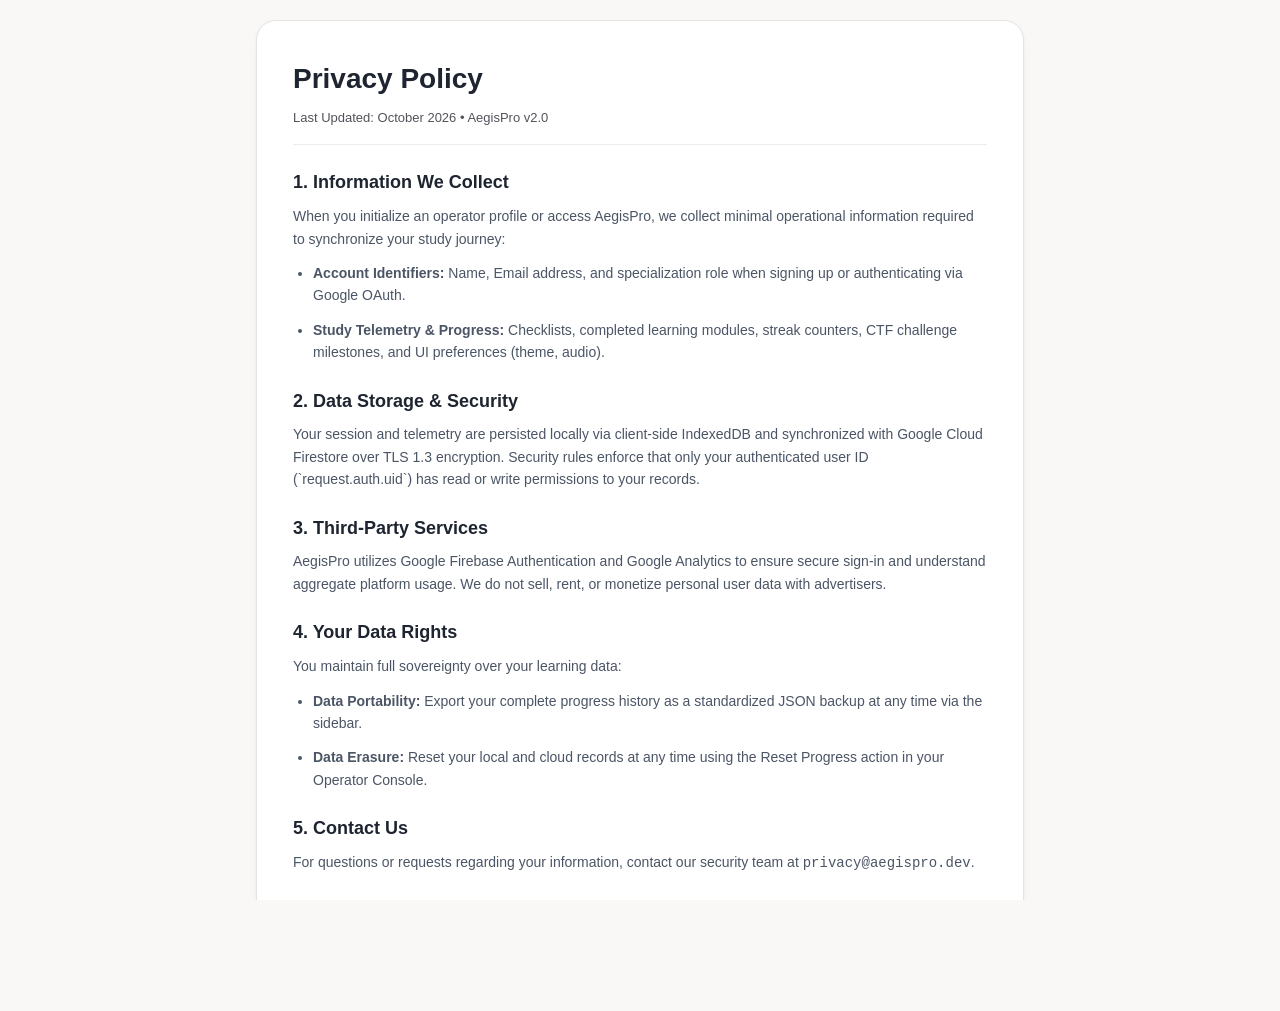
<file: privacy.html>
<!DOCTYPE html>
<html lang="en">
<head>
  <meta charset="UTF-8"/>
  <meta name="viewport" content="width=device-width, initial-scale=1.0"/>
  <meta http-equiv="Cache-Control" content="no-cache, no-store, must-revalidate" />
  <meta http-equiv="Pragma" content="no-cache" />
  <meta http-equiv="Expires" content="0" />
  <title>Privacy Policy — AEGIS PRO</title>
  <meta name="description" content="Privacy Policy for AegisPro Cloud Security Learning Platform."/>
  <meta http-equiv="Content-Security-Policy" content="default-src 'self'; style-src 'self' 'unsafe-inline' https://fonts.googleapis.com; font-src 'self' https://fonts.gstatic.com; img-src 'self' data:; connect-src 'self';"/>
  <link rel="icon" type="image/svg+xml" href="data:image/svg+xml,%3Csvg xmlns='http://www.w3.org/2000/svg' viewBox='0 0 24 24' fill='%232d3748'%3E%3Cpath d='M12 2L3 7v6c0 5.55 3.84 10.74 9 12 5.16-1.26 9-6.45 9-12V7l-9-5z'/%3E%3C/svg%3E"/>
  <link rel="preconnect" href="https://fonts.googleapis.com"/>
  <link rel="preconnect" href="https://fonts.gstatic.com" crossorigin/>
  <link href="https://fonts.googleapis.com/css2?family=Space+Grotesk:wght@500;700&family=Inter:wght@400;500;600&display=swap" rel="stylesheet"/>
  <link rel="stylesheet" href="style.css?v=2.8.0"/>
  <script>
    (function() {
      var savedTheme = localStorage.getItem('aegis_theme');
      if (!savedTheme) {
        try {
          var state = JSON.parse(localStorage.getItem('aegis_v2_state') || '{}');
          if (state && (state.theme === 'light' || state.theme === 'dark')) savedTheme = state.theme;
        } catch(e) {}
      }
      if (savedTheme === 'dark') {
        document.documentElement.classList.add('dark-mode');
        document.addEventListener('DOMContentLoaded', function() {
          document.body.classList.add('dark-mode');
        });
      } else {
        document.documentElement.classList.remove('dark-mode');
        document.addEventListener('DOMContentLoaded', function() {
          document.body.classList.remove('dark-mode');
          document.body.classList.add('light-mode');
        });
      }
    })();
  </script>
  <style>
    .legal-container {
      width: 100%;
      max-width: 50rem;
      margin: 2.5rem auto;
      padding: 1.5rem 1rem;
      box-sizing: border-box;
    }
    .legal-card {
      background: var(--study-card-bg);
      border: 1px solid var(--study-border);
      border-radius: var(--study-radius-lg);
      padding: 36px;
      box-shadow: var(--study-shadow-card);
    }
    .legal-title {
      font-family: 'Space Grotesk', sans-serif;
      font-size: 28px;
      font-weight: 700;
      color: var(--study-text-primary);
      margin-bottom: 8px;
    }
    .legal-meta {
      font-size: 13px;
      color: var(--study-text-muted);
      margin-bottom: 24px;
      padding-bottom: 16px;
      border-bottom: 1px solid var(--study-border-subtle);
    }
    .legal-card h2 {
      font-family: 'Space Grotesk', sans-serif;
      font-size: 18px;
      font-weight: 600;
      color: var(--study-text-primary);
      margin-top: 24px;
      margin-bottom: 8px;
    }
    .legal-card p, .legal-card li {
      font-size: 14px;
      line-height: 1.6;
      color: var(--study-text-secondary);
      margin-bottom: 12px;
    }
    .legal-card ul {
      padding-left: 20px;
      margin-bottom: 16px;
    }
    .back-btn {
      display: inline-flex;
      align-items: center;
      gap: 6px;
      font-size: 13px;
      font-weight: 600;
      color: var(--study-primary);
      text-decoration: none;
      margin-bottom: 20px;
    }
    .back-btn:hover {
      text-decoration: underline;
    }
  </style>
</head>
<body class="auth-page">
  <div class="legal-container">
    <a href="index.html" class="back-btn">← Back to Terminal</a>
    <div class="legal-card">
      <h1 class="legal-title">Privacy Policy</h1>
      <div class="legal-meta">Last Updated: October 2026 &bull; AegisPro v2.0</div>
      
      <h2>1. Information We Collect</h2>
      <p>When you initialize an operator profile or access AegisPro, we collect minimal operational information required to synchronize your study journey:</p>
      <ul>
        <li><strong>Account Identifiers:</strong> Name, Email address, and specialization role when signing up or authenticating via Google OAuth.</li>
        <li><strong>Study Telemetry & Progress:</strong> Checklists, completed learning modules, streak counters, CTF challenge milestones, and UI preferences (theme, audio).</li>
      </ul>

      <h2>2. Data Storage & Security</h2>
      <p>Your session and telemetry are persisted locally via client-side IndexedDB and synchronized with Google Cloud Firestore over TLS 1.3 encryption. Security rules enforce that only your authenticated user ID (`request.auth.uid`) has read or write permissions to your records.</p>

      <h2>3. Third-Party Services</h2>
      <p>AegisPro utilizes Google Firebase Authentication and Google Analytics to ensure secure sign-in and understand aggregate platform usage. We do not sell, rent, or monetize personal user data with advertisers.</p>

      <h2>4. Your Data Rights</h2>
      <p>You maintain full sovereignty over your learning data:</p>
      <ul>
        <li><strong>Data Portability:</strong> Export your complete progress history as a standardized JSON backup at any time via the sidebar.</li>
        <li><strong>Data Erasure:</strong> Reset your local and cloud records at any time using the Reset Progress action in your Operator Console.</li>
      </ul>

      <h2>5. Contact Us</h2>
      <p>For questions or requests regarding your information, contact our security team at <code>privacy@aegispro.dev</code>.</p>
    </div>
  </div>
</body>
</html>
</file>
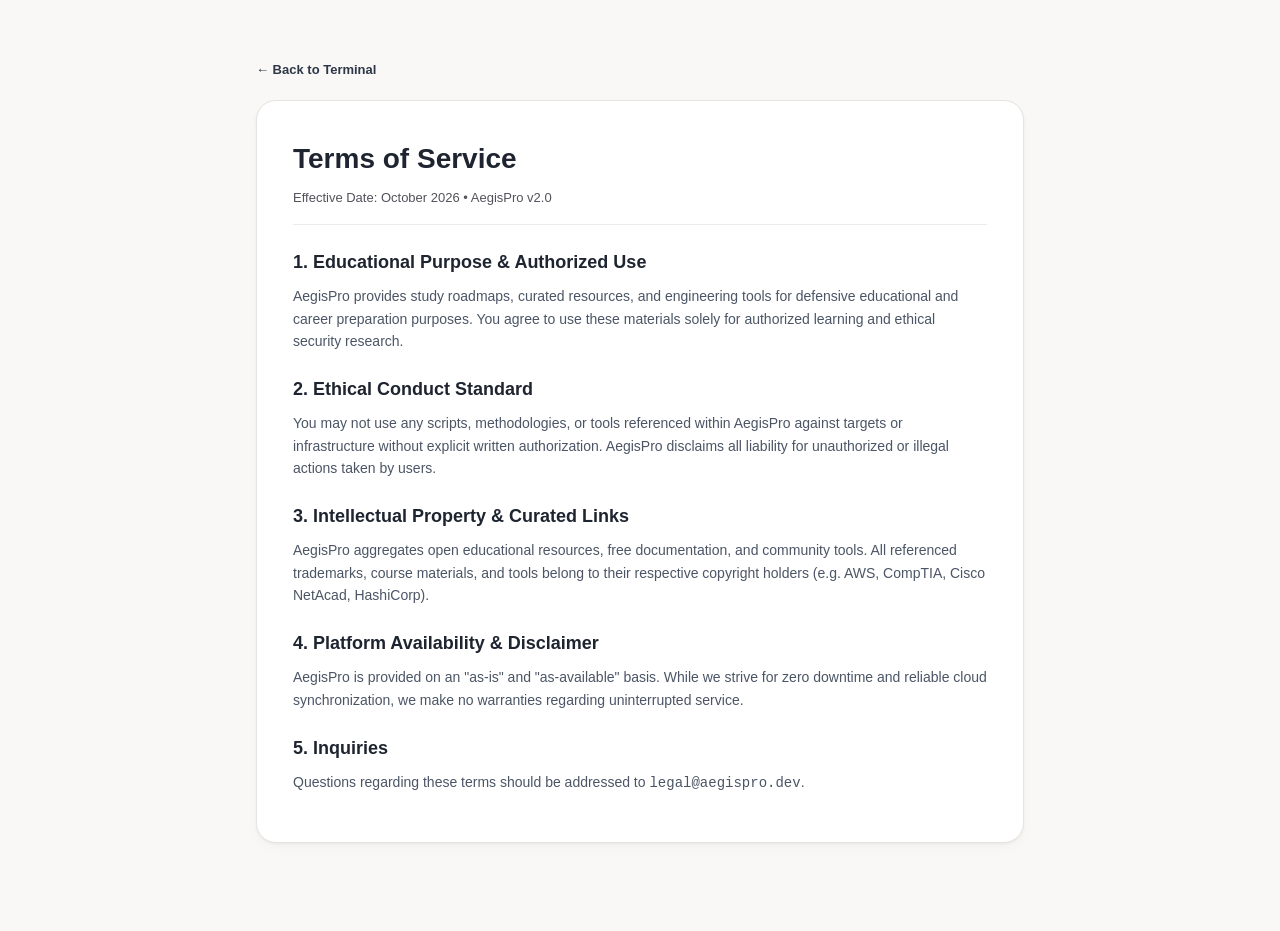
<file: terms.html>
<!DOCTYPE html>
<html lang="en">
<head>
  <meta charset="UTF-8"/>
  <meta name="viewport" content="width=device-width, initial-scale=1.0"/>
  <meta http-equiv="Cache-Control" content="no-cache, no-store, must-revalidate" />
  <meta http-equiv="Pragma" content="no-cache" />
  <meta http-equiv="Expires" content="0" />
  <title>Terms of Service — AEGIS PRO</title>
  <meta name="description" content="Terms of Service for AegisPro Cloud Security Learning Platform."/>
  <meta http-equiv="Content-Security-Policy" content="default-src 'self'; style-src 'self' 'unsafe-inline' https://fonts.googleapis.com; font-src 'self' https://fonts.gstatic.com; img-src 'self' data:; connect-src 'self';"/>
  <link rel="icon" type="image/svg+xml" href="data:image/svg+xml,%3Csvg xmlns='http://www.w3.org/2000/svg' viewBox='0 0 24 24' fill='%232d3748'%3E%3Cpath d='M12 2L3 7v6c0 5.55 3.84 10.74 9 12 5.16-1.26 9-6.45 9-12V7l-9-5z'/%3E%3C/svg%3E"/>
  <link rel="preconnect" href="https://fonts.googleapis.com"/>
  <link rel="preconnect" href="https://fonts.gstatic.com" crossorigin/>
  <link href="https://fonts.googleapis.com/css2?family=Space+Grotesk:wght@500;700&family=Inter:wght@400;500;600&display=swap" rel="stylesheet"/>
  <link rel="stylesheet" href="style.css?v=2.8.0"/>
  <script>
    (function() {
      var savedTheme = localStorage.getItem('aegis_theme');
      if (!savedTheme) {
        try {
          var state = JSON.parse(localStorage.getItem('aegis_v2_state') || '{}');
          if (state && (state.theme === 'light' || state.theme === 'dark')) savedTheme = state.theme;
        } catch(e) {}
      }
      if (savedTheme === 'dark') {
        document.documentElement.classList.add('dark-mode');
        document.addEventListener('DOMContentLoaded', function() {
          document.body.classList.add('dark-mode');
        });
      } else {
        document.documentElement.classList.remove('dark-mode');
        document.addEventListener('DOMContentLoaded', function() {
          document.body.classList.remove('dark-mode');
          document.body.classList.add('light-mode');
        });
      }
    })();
  </script>
  <style>
    .legal-container {
      width: 100%;
      max-width: 50rem;
      margin: 2.5rem auto;
      padding: 1.5rem 1rem;
      box-sizing: border-box;
    }
    .legal-card {
      background: var(--study-card-bg);
      border: 1px solid var(--study-border);
      border-radius: var(--study-radius-lg);
      padding: 36px;
      box-shadow: var(--study-shadow-card);
    }
    .legal-title {
      font-family: 'Space Grotesk', sans-serif;
      font-size: 28px;
      font-weight: 700;
      color: var(--study-text-primary);
      margin-bottom: 8px;
    }
    .legal-meta {
      font-size: 13px;
      color: var(--study-text-muted);
      margin-bottom: 24px;
      padding-bottom: 16px;
      border-bottom: 1px solid var(--study-border-subtle);
    }
    .legal-card h2 {
      font-family: 'Space Grotesk', sans-serif;
      font-size: 18px;
      font-weight: 600;
      color: var(--study-text-primary);
      margin-top: 24px;
      margin-bottom: 8px;
    }
    .legal-card p, .legal-card li {
      font-size: 14px;
      line-height: 1.6;
      color: var(--study-text-secondary);
      margin-bottom: 12px;
    }
    .legal-card ul {
      padding-left: 20px;
      margin-bottom: 16px;
    }
    .back-btn {
      display: inline-flex;
      align-items: center;
      gap: 6px;
      font-size: 13px;
      font-weight: 600;
      color: var(--study-primary);
      text-decoration: none;
      margin-bottom: 20px;
    }
    .back-btn:hover {
      text-decoration: underline;
    }
  </style>
</head>
<body class="auth-page">
  <div class="legal-container">
    <a href="index.html" class="back-btn">← Back to Terminal</a>
    <div class="legal-card">
      <h1 class="legal-title">Terms of Service</h1>
      <div class="legal-meta">Effective Date: October 2026 &bull; AegisPro v2.0</div>
      
      <h2>1. Educational Purpose & Authorized Use</h2>
      <p>AegisPro provides study roadmaps, curated resources, and engineering tools for defensive educational and career preparation purposes. You agree to use these materials solely for authorized learning and ethical security research.</p>

      <h2>2. Ethical Conduct Standard</h2>
      <p>You may not use any scripts, methodologies, or tools referenced within AegisPro against targets or infrastructure without explicit written authorization. AegisPro disclaims all liability for unauthorized or illegal actions taken by users.</p>

      <h2>3. Intellectual Property & Curated Links</h2>
      <p>AegisPro aggregates open educational resources, free documentation, and community tools. All referenced trademarks, course materials, and tools belong to their respective copyright holders (e.g. AWS, CompTIA, Cisco NetAcad, HashiCorp).</p>

      <h2>4. Platform Availability & Disclaimer</h2>
      <p>AegisPro is provided on an "as-is" and "as-available" basis. While we strive for zero downtime and reliable cloud synchronization, we make no warranties regarding uninterrupted service.</p>

      <h2>5. Inquiries</h2>
      <p>Questions regarding these terms should be addressed to <code>legal@aegispro.dev</code>.</p>
    </div>
  </div>
</body>
</html>
</file>
<file: style.css>
@import url('https://fonts.googleapis.com/css2?family=Space+Grotesk:wght@300;400;500;600;700&family=Inter:wght@300;400;500;600;700&family=JetBrains+Mono:wght@400;500;600&display=swap');

:root {
  
  --study-bg-base: #f9f8f6;
  --study-bg-canvas: #f3f1ee;
  --study-card-bg: #ffffff;
  --study-card-bg-subtle: #fcfbfa;
  --study-card-hover: #ffffff;
  
  
  --study-border: #e6e4e0;
  --study-border-subtle: #eeece8;
  --study-border-focus: #3b4252;
  
  
  --study-text-primary: #1e2530;
  --study-text-secondary: #4b5565;
  --study-text-muted: #52525b;
  --study-text-inverse: #ffffff;
  
  
  --study-primary: #2d3748;
  --study-primary-hover: #1a202c;
  --study-champagne: #F7E7CE;
  --study-champagne-subtle: #fcf7ef;
  --study-champagne-border: #ebd5b3;
  --study-champagne-text: #78350f;
  --study-accent-warm: #F7E7CE;
  --study-accent-warm-text: #78350f;
  --study-streak-orange: #ea580c;
  --study-streak-bg: #fff7ed;
  --study-success: #15803d;
  --study-success-bg: #f0fdf4;
  --study-info-blue: #475569;
  --study-info-bg: #f1f5f9;
  --study-danger: #dc2626;
  --study-danger-bg: #fef2f2;
  
  
  --study-shadow-sm: 0 1px 2px 0 rgba(16, 24, 40, 0.04);
  --study-shadow-card: 0 1px 3px 0 rgba(16, 24, 40, 0.05), 0 6px 16px -4px rgba(16, 24, 40, 0.04);
  --study-shadow-hover: 0 4px 6px -2px rgba(16, 24, 40, 0.03), 0 12px 24px -4px rgba(16, 24, 40, 0.08);
  --study-shadow-paper: 0 4px 12px rgba(0, 0, 0, 0.06), 0 1px 2px rgba(0, 0, 0, 0.04);
  --study-shadow-modal: 0 20px 40px -15px rgba(16, 24, 40, 0.15);

  
  --study-radius-sm: 8px;
  --study-radius-md: 14px;
  --study-radius-lg: 20px;
  --study-radius-xl: 24px;
  --study-radius-full: 9999px;

  
  --bg: var(--study-bg-base);
  --bg2: var(--study-bg-canvas);
  --surface: var(--study-card-bg);
  --surface-2: var(--study-card-bg-subtle);
  --surface-3: #f1efe9;
  --surface-4: #e8e6e0;
  --surface-5: #dedad2;
  --on-surface: var(--study-text-primary);
  --on-surface-2: var(--study-text-secondary);
  --on-surface-3: var(--study-text-muted);
  --border: var(--study-border);
  --border-2: var(--study-border-focus);

  
  --violet: #4f46e5;
  --violet-bright: #6366f1;
  --violet-dim: #e0e7ff;
  --indigo: #4338ca;
  --indigo-bright: #4f46e5;
  --blue: #2d3748;
  --blue-bright: #475569;
  --cyan: #475569;
  --cyan-bright: #334155;
  --emerald: #15803d;
  --emerald-bright: #16a34a;
  --amber: #d97706;
  --amber-bright: #f59e0b;
  --rose: #e11d48;
  --rose-bright: #f43f5e;

  
  --grad-primary: linear-gradient(135deg, #2d3748 0%, #1a202c 100%);
  --grad-accent: linear-gradient(135deg, #4f46e5 0%, #6366f1 100%);
  --grad-surface: linear-gradient(180deg, #ffffff 0%, #fcfbfa 100%);
  --grad-card: linear-gradient(180deg, #ffffff 0%, #fcfbfa 100%);

  
  --gap: 20px;
  --r: var(--study-radius-md);
  --r-sm: var(--study-radius-sm);
  --r-lg: var(--study-radius-lg);
  --r-xl: var(--study-radius-xl);
  --r-full: var(--study-radius-full);

  
  --t: 0.18s cubic-bezier(0.2, 0.8, 0.2, 1);
  --t-slow: 0.35s cubic-bezier(0.2, 0.8, 0.2, 1);
}

html.dark-mode,
body.dark-mode {
  --study-bg-base: #13171f;
  --study-bg-canvas: #0e1117;
  --study-card-bg: #1a1f2c;
  --study-card-bg-subtle: #161b26;
  --study-card-hover: #222938;
  
  --study-border: rgba(255, 255, 255, 0.08);
  --study-border-subtle: rgba(255, 255, 255, 0.05);
  --study-border-focus: #94a3b8;
  
  --study-text-primary: #f1f5f9;
  --study-text-secondary: #cbd5e1;
  --study-text-muted: #94a3b8;
  --study-text-inverse: #0f172a;
  
  --study-primary: #38bdf8;
  --study-primary-hover: #7dd3fc;
  --study-champagne: rgba(56, 189, 248, 0.15);
  --study-champagne-subtle: rgba(56, 189, 248, 0.10);
  --study-champagne-border: rgba(56, 189, 248, 0.25);
  --study-champagne-text: #38bdf8;
  --study-accent-warm: rgba(245, 158, 11, 0.15);
  --study-accent-warm-text: #fbbf24;
  --study-streak-orange: #f97316;
  --study-streak-bg: rgba(249, 115, 22, 0.12);
  --study-success: #34d399;
  --study-success-bg: rgba(16, 185, 129, 0.12);
  --study-info-blue: #38bdf8;
  --study-info-bg: rgba(56, 189, 248, 0.12);
  --study-danger: #f87171;
  --study-danger-bg: rgba(239, 68, 68, 0.12);
  
  --study-shadow-sm: 0 1px 2px 0 rgba(0, 0, 0, 0.2);
  --study-shadow-card: 0 4px 20px -2px rgba(0, 0, 0, 0.35);
  --study-shadow-hover: 0 8px 30px -4px rgba(0, 0, 0, 0.5);
  --study-shadow-paper: 0 4px 16px rgba(0, 0, 0, 0.4);
  --study-shadow-modal: 0 25px 50px -12px rgba(0, 0, 0, 0.7);

  --bg: var(--study-bg-base);
  --bg2: var(--study-bg-canvas);
  --surface: var(--study-card-bg);
  --surface-2: var(--study-card-bg-subtle);
  --surface-3: #1f2535;
  --surface-4: #272f42;
  --surface-5: #323b52;
  --on-surface: var(--study-text-primary);
  --on-surface-2: var(--study-text-secondary);
  --on-surface-3: var(--study-text-muted);
  --border: var(--study-border);
  --border-2: var(--study-border-focus);

  --grad-primary: linear-gradient(135deg, #38bdf8 0%, #0284c7 100%);
  --grad-surface: linear-gradient(180deg, #1a1f2c 0%, #161b26 100%);
  --grad-card: linear-gradient(180deg, #1a1f2c 0%, #161b26 100%);
}

*, *::before, *::after {
  box-sizing: border-box;
  margin: 0;
  padding: 0;
}

html {
  scroll-behavior: smooth;
  font-size: 15px;
  -webkit-text-size-adjust: 100%;
}

body {
  font-family: 'Inter', -apple-system, BlinkMacSystemFont, 'Segoe UI', Roboto, sans-serif;
  background-color: var(--bg);
  color: var(--on-surface);
  overflow: hidden;
  height: 100vh;
  line-height: 1.55;
  -webkit-font-smoothing: antialiased;
  -moz-osx-font-smoothing: grayscale;
  text-rendering: optimizeLegibility;
  transition: background-color var(--t-slow), color var(--t-slow);
}

/* Flexible Media: Auto-scaling and overflow prevention */
img, video, iframe, embed, object {
  max-width: 100%;
  height: auto;
  box-sizing: border-box;
}

svg {
  max-width: 100%;
  box-sizing: border-box;
}

/* Universal Button & Touch Reset */
button {
  font-family: inherit;
  font-size: inherit;
  border: none;
  background: transparent;
  padding: 0;
  margin: 0;
  cursor: pointer;
  -webkit-appearance: none;
  appearance: none;
  color: inherit;
  box-sizing: border-box;
}

/* Universal Action Button (.ab) */
.ab {
  display: inline-flex;
  align-items: center;
  justify-content: center;
  gap: 0.5rem;
  padding: 0.5rem 0.875rem;
  min-height: 44px;
  border-radius: var(--study-radius-sm);
  background: var(--study-card-bg-subtle);
  border: 1px solid var(--study-border);
  color: var(--on-surface-2);
  font-family: 'Inter', sans-serif;
  font-size: 0.8125rem;
  font-weight: 500;
  cursor: pointer;
  transition: all var(--t);
  text-decoration: none;
  box-sizing: border-box;
}

.ab:hover {
  background: var(--study-card-bg);
  border-color: var(--study-border-focus);
  color: var(--on-surface);
}

.ab-primary {
  background: var(--study-primary);
  color: var(--study-text-inverse) !important;
  border-color: var(--study-primary);
}

.ab-primary:hover {
  background: var(--study-primary-hover);
}

.hidden { display: none !important; }

.launch-screen {
  position: fixed;
  inset: 0;
  display: flex;
  align-items: center;
  justify-content: center;
  background-color: var(--bg);
  z-index: 9999;
  transition: opacity 0.8s ease, transform 0.8s ease;
}

.launch-screen.out {
  opacity: 0;
  transform: scale(1.02);
  pointer-events: none;
}

#bg-canvas {
  position: absolute;
  inset: 0;
  width: 100%;
  height: 100%;
  opacity: 0.65;
  pointer-events: none;
}

#particles {
  position: absolute;
  inset: 0;
  pointer-events: none;
  overflow: hidden;
}

.particle {
  position: absolute;
  border-radius: 50%;
  animation: pfloat linear infinite;
  opacity: 0;
  will-change: transform, opacity;
}

@keyframes pfloat {
  0% { opacity: 0; transform: translateY(0) scale(0.5); }
  20% { opacity: 0.6; }
  80% { opacity: 0.3; }
  100% { opacity: 0; transform: translateY(-100vh) scale(1.4); }
}

.launch-center {
  position: relative;
  z-index: 2;
  display: flex;
  flex-direction: column;
  align-items: center;
  gap: 28px;
  animation: lc-in 0.7s cubic-bezier(0.2, 0.8, 0.2, 1) forwards;
}

@keyframes lc-in {
  from { opacity: 0; transform: translateY(16px); }
  to { opacity: 1; transform: translateY(0); }
}

.shield-wrap {
  position: relative;
  width: 130px;
  height: 130px;
  display: flex;
  align-items: center;
  justify-content: center;
  animation: sw-in 0.8s cubic-bezier(0.2, 0.8, 0.2, 1) 0.1s both;
}

@keyframes sw-in {
  from { opacity: 0; transform: scale(0.85); }
  to { opacity: 1; transform: scale(1); }
}

.ring {
  position: absolute;
  border-radius: 50%;
  border: 1px solid var(--study-border);
  animation: ring-p 4s ease-in-out infinite;
}
.r1 { width: 140px; height: 140px; animation-delay: 0s; }
.r2 { width: 165px; height: 165px; animation-delay: 0.8s; opacity: 0.5; }
.r3 { width: 190px; height: 190px; animation-delay: 1.6s; opacity: 0.25; }

@keyframes ring-p {
  0%, 100% { transform: scale(1); opacity: 0.4; }
  50% { transform: scale(1.04); opacity: 0.8; }
}

.shield-svg {
  width: 100px;
  height: 110px;
  
  transition: transform var(--t);
}

.launch-title-wrap {
  text-align: center;
}

.launch-title {
  font-family: 'Space Grotesk', sans-serif;
  font-size: clamp(42px, 6vw, 68px);
  font-weight: 700;
  letter-spacing: -0.03em;
  line-height: 1.05;
  color: var(--on-surface);
}

.launch-version-tag {
  display: inline-block;
  margin: 10px auto 6px;
  padding: 4px 14px;
  border-radius: var(--study-radius-full);
  border: 1px solid var(--study-border);
  background: var(--study-card-bg);
  box-shadow: var(--study-shadow-sm);
  font-family: 'JetBrains Mono', monospace;
  font-size: 11px;
  font-weight: 600;
  color: var(--on-surface-2);
  letter-spacing: 0.05em;
}

.launch-sub {
  font-family: 'Inter', sans-serif;
  font-size: 13.5px;
  color: var(--on-surface-3);
  letter-spacing: 0.02em;
}

.launch-loader {
  width: 100%;
  max-width: min(90vw, 23.75rem);
  background: var(--study-card-bg);
  border: 1px solid var(--study-border);
  border-radius: var(--study-radius-lg);
  box-shadow: var(--study-shadow-card);
  padding: 1.25rem 1.5rem;
  box-sizing: border-box;
}

.loader-track {
  height: 6px;
  background: var(--study-border-subtle);
  border-radius: var(--study-radius-full);
  overflow: hidden;
  position: relative;
}

.loader-fill {
  height: 100%;
  width: 0%;
  background: var(--study-primary);
  border-radius: var(--study-radius-full);
  transition: width 0.1s linear;
}

body.dark-mode .loader-fill {
  background: var(--study-primary);
}

.loader-shine {
  position: absolute;
  inset: 0;
  background: linear-gradient(90deg, transparent, rgba(255, 255, 255, 0.4), transparent);
  animation: shine 1.8s infinite;
}

@keyframes shine {
  from { transform: translateX(-100%); }
  to { transform: translateX(200%); }
}

.loader-info {
  display: flex;
  align-items: center;
  gap: 10px;
  margin-top: 12px;
}

.pulse-dot {
  width: 8px;
  height: 8px;
  border-radius: 50%;
  background: var(--study-streak-orange);
  box-shadow: 0 0 0 3px rgba(234, 88, 12, 0.15);
  animation: dp 1.5s ease-in-out infinite;
  flex-shrink: 0;
}

@keyframes dp {
  0%, 100% { transform: scale(1); opacity: 1; }
  50% { transform: scale(1.2); opacity: 0.6; }
}

#ls {
  font-family: 'JetBrains Mono', monospace;
  font-size: 11.5px;
  color: var(--on-surface-2);
  flex: 1;
}

.lp {
  font-family: 'Space Grotesk', sans-serif;
  font-size: 18px;
  font-weight: 700;
  color: var(--on-surface);
  margin-left: auto;
}

.launch-footer {
  font-family: 'Inter', sans-serif;
  font-size: 11.5px;
  color: var(--on-surface-3);
  text-align: center;
}

.app {
  display: flex;
  flex-direction: column;
  width: 100%;
  max-width: 100vw;
  height: 100vh;
  height: 100dvh;
  overflow: hidden;
  position: relative;
  background-color: var(--bg);
}

#app-canvas {
  position: fixed;
  inset: 0;
  pointer-events: none;
  z-index: 0;
  opacity: 0.45;
}

.orbs { display: none; } 

.mobile-topbar {
  display: flex;
  align-items: center;
  justify-content: space-between;
  height: 56px;
  padding: 0 16px;
  background: var(--study-card-bg);
  border-bottom: 1px solid var(--study-border);
  position: sticky;
  top: 0;
  left: 0;
  right: 0;
  z-index: 50;
  box-shadow: var(--study-shadow-sm);
}

.mobile-menu-btn, .mobile-icon-btn {
  display: flex;
  align-items: center;
  justify-content: center;
  width: 44px;
  height: 44px;
  min-width: 44px;
  min-height: 44px;
  border-radius: var(--study-radius-sm);
  border: 1px solid var(--study-border);
  background: var(--study-card-bg-subtle);
  color: var(--on-surface-2);
  cursor: pointer;
  transition: all var(--t);
  box-sizing: border-box;
}

.mobile-menu-btn:hover, .mobile-icon-btn:hover {
  background: var(--study-card-bg);
  color: var(--on-surface);
  border-color: var(--study-border-focus);
}

.mobile-brand {
  display: flex;
  align-items: center;
  gap: 8px;
  font-family: 'Space Grotesk', sans-serif;
  font-weight: 700;
  font-size: 14px;
  letter-spacing: -0.01em;
  color: var(--on-surface);
}

.mobile-brand-title {
  font-weight: 700;
  font-size: 14px;
}

.mobile-track-badge {
  font-family: 'JetBrains Mono', monospace;
  font-size: 8.5px;
  font-weight: 700;
  padding: 2px 7px;
  border-radius: var(--study-radius-full);
  background: rgba(59, 130, 246, 0.12);
  color: #2563eb;
  border: 1px solid rgba(59, 130, 246, 0.25);
  white-space: nowrap;
  max-width: 85px;
  overflow: hidden;
  text-overflow: ellipsis;
  flex-shrink: 1;
}

.mobile-top-actions {
  display: flex;
  align-items: center;
  gap: 8px;
}

.sidebar-overlay {
  position: fixed;
  inset: 0;
  background: rgba(15, 23, 42, 0.5);
  backdrop-filter: blur(4px);
  -webkit-backdrop-filter: blur(4px);
  z-index: 190;
  opacity: 0;
  visibility: hidden;
  pointer-events: none;
  transition: opacity 0.25s ease, visibility 0.25s ease;
}

.sidebar-overlay.active {
  opacity: 1;
  visibility: visible;
  pointer-events: auto;
}

.sidebar {
  position: fixed;
  top: 0;
  left: 0;
  bottom: 0;
  width: min(85vw, 18.125rem);
  height: 100%;
  z-index: 200;
  transform: translateX(-100%);
  box-shadow: none;
  flex-shrink: 0;
  background: var(--study-card-bg);
  border-right: 1px solid var(--study-border);
  display: flex;
  flex-direction: column;
  transition: width 0.25s cubic-bezier(0.2, 0.8, 0.2, 1),
              transform 0.3s cubic-bezier(0.16, 1, 0.3, 1),
              background-color var(--t-slow),
              border-color var(--t);
  overflow: hidden;
  user-select: none;
}

.sidebar.mobile-open {
  transform: translateX(0);
  box-shadow: 0 0 60px rgba(0,0,0,0.55);
}

.sb-header {
  display: flex;
  align-items: center;
  justify-content: space-between;
  padding: 16px 16px 12px;
  border-bottom: 1px solid var(--study-border-subtle);
  flex-shrink: 0;
  gap: 8px;
}

.sb-logo {
  display: flex;
  align-items: center;
  gap: 10px;
  cursor: pointer;
  min-width: 0;
  text-decoration: none;
  background: transparent;
  border: none;
  padding: 0;
}

.sb-logo-icon-wrap {
  width: 34px;
  height: 34px;
  border-radius: var(--study-radius-sm);
  background: var(--study-card-bg-subtle);
  border: 1px solid var(--study-border);
  display: flex;
  align-items: center;
  justify-content: center;
  flex-shrink: 0;
  transition: all var(--t);
}

.sb-logo:hover .sb-logo-icon-wrap {
  border-color: var(--study-border-focus);
  box-shadow: var(--study-shadow-sm);
  transform: scale(1.02);
}

.sb-shield-svg {
  width: 20px;
  height: 22px;
  color: var(--study-primary);
}

.sb-brand-text {
  display: flex;
  flex-direction: column;
  min-width: 0;
  overflow: hidden;
  transition: opacity 0.2s ease;
}

.sb-title {
  font-family: 'Space Grotesk', sans-serif;
  font-weight: 700;
  font-size: 15px;
  color: var(--on-surface);
  letter-spacing: -0.01em;
  white-space: nowrap;
  overflow: hidden;
  text-overflow: ellipsis;
  line-height: 1.2;
}

.sb-sub {
  font-family: 'JetBrains Mono', monospace;
  font-size: 10px;
  color: var(--on-surface-3);
  font-weight: 500;
  letter-spacing: 0.02em;
  white-space: nowrap;
  overflow: hidden;
  text-overflow: ellipsis;
}

.sb-header-toggles {
  display: flex;
  align-items: center;
  gap: 4px;
  flex-shrink: 0;
}

.sb-icon-toggle {
  width: 28px;
  height: 28px;
  border-radius: var(--study-radius-sm);
  border: 1px solid transparent;
  background: transparent;
  color: var(--on-surface-3);
  cursor: pointer;
  display: flex;
  align-items: center;
  justify-content: center;
  transition: all var(--t);
}

.sb-icon-toggle:hover {
  background: var(--study-card-bg-subtle);
  border-color: var(--study-border);
  color: var(--on-surface);
}

.desktop-only { display: none !important; }
.mobile-only  { display: flex !important; }

.sb-track-card {
  margin: 10px 14px 4px;
  padding: 10px 12px;
  background: var(--study-card-bg-subtle);
  border: 1px solid var(--study-border);
  border-radius: var(--study-radius-md);
  display: flex;
  flex-direction: column;
  gap: 8px;
  flex-shrink: 0;
  transition: all var(--t);
}

.sb-track-card:hover {
  border-color: #d1cfc9;
  box-shadow: var(--study-shadow-sm);
}

.sb-track-header {
  display: flex;
  align-items: center;
  justify-content: space-between;
  gap: 6px;
}

.sb-track-label {
  font-family: 'JetBrains Mono', monospace;
  font-size: 9.5px;
  font-weight: 700;
  letter-spacing: 0.08em;
  color: var(--on-surface-3);
}

.track-active-badge {
  font-family: 'JetBrains Mono', monospace;
  font-size: 9px;
  font-weight: 700;
  padding: 2px 7px;
  border-radius: var(--study-radius-full);
  background: rgba(59, 130, 246, 0.12);
  color: #2563eb;
  border: 1px solid rgba(59, 130, 246, 0.25);
  letter-spacing: 0.02em;
  white-space: nowrap;
}

.sb-select-wrapper {
  position: relative;
  width: 100%;
}

.sb-track-select {
  width: 100%;
  appearance: none;
  -webkit-appearance: none;
  padding: 7px 28px 7px 9px;
  font-size: 11.5px;
  font-weight: 600;
  font-family: 'Inter', sans-serif;
  background: var(--study-card-bg);
  border: 1px solid var(--study-border);
  border-radius: var(--study-radius-sm);
  color: var(--on-surface);
  cursor: pointer;
  outline: none;
  transition: all var(--t);
}

.sb-track-select:focus {
  border-color: var(--study-border-focus);
  box-shadow: 0 0 0 2px rgba(45, 55, 72, 0.08);
}

.sb-select-chevron {
  position: absolute;
  right: 9px;
  top: 50%;
  transform: translateY(-50%);
  pointer-events: none;
  color: var(--on-surface-3);
}

body.dark-mode .sb-track-card:hover {
  border-color: rgba(255, 255, 255, 0.18);
}

body.dark-mode .sb-track-select {
  background: #161b26;
  color: #f1f5f9;
  border-color: rgba(255, 255, 255, 0.12);
}

body.dark-mode .sb-track-select option {
  background: #1a1f2c;
  color: #f1f5f9;
}

.sb-track-progress-wrap {
  display: flex;
  flex-direction: column;
  gap: 5px;
}

.sb-track-progress-info {
  display: flex;
  align-items: center;
  justify-content: space-between;
}

.sb-prog-title {
  font-size: 10.5px;
  color: var(--on-surface-3);
  font-weight: 500;
}

.circ-pct {
  font-family: 'JetBrains Mono', monospace;
  font-weight: 700;
  font-size: 11px;
  color: var(--study-primary);
}

.sb-track-progress-bar {
  width: 100%;
  height: 5px;
  background: var(--study-border-subtle);
  border-radius: var(--study-radius-full);
  overflow: hidden;
}

.sb-track-progress-fill {
  height: 100%;
  background: linear-gradient(90deg, var(--study-primary), #6366f1);
  border-radius: var(--study-radius-full);
  transition: width 0.6s cubic-bezier(0.2, 0.8, 0.2, 1);
}

.hidden-visually {
  position: absolute;
  width: 1px;
  height: 1px;
  padding: 0;
  margin: -1px;
  overflow: hidden;
  clip: rect(0, 0, 0, 0);
  border: 0;
}

.sb-search-row {
  padding: 4px 14px 6px;
  flex-shrink: 0;
}

.search-input-wrap {
  position: relative;
  display: flex;
  align-items: center;
}

.search-icon {
  position: absolute;
  left: 10px;
  width: 14px;
  height: 14px;
  color: var(--on-surface-3);
  pointer-events: none;
}

.sb-search-row .gi {
  padding-left: 32px;
  padding-right: 28px;
  font-size: 11.5px;
  height: 34px;
  border-radius: var(--study-radius-sm);
  background: var(--study-card-bg-subtle);
  border: 1px solid var(--study-border);
  color: var(--on-surface);
  width: 100%;
  outline: none;
  transition: all var(--t);
}

.sb-search-row .gi:focus {
  background: var(--study-card-bg);
  border-color: var(--study-border-focus);
  box-shadow: 0 0 0 2px rgba(45, 55, 72, 0.08);
}

.search-clear {
  position: absolute;
  right: 8px;
  background: transparent;
  border: none;
  color: var(--on-surface-3);
  cursor: pointer;
  font-size: 12px;
  padding: 4px;
  display: flex;
  align-items: center;
  justify-content: center;
  transition: color var(--t);
}

.search-clear:hover {
  color: var(--study-danger);
}

.sb-nav {
  flex: 1;
  overflow-y: auto;
  overflow-x: hidden;
  padding: 6px 10px;
  display: flex;
  flex-direction: column;
  gap: 10px;
  scrollbar-width: thin;
  scrollbar-color: var(--study-border) transparent;
}

.sb-nav::-webkit-scrollbar {
  width: 4px;
}

.sb-nav::-webkit-scrollbar-thumb {
  background: var(--study-border);
  border-radius: 4px;
}

.nav-section {
  display: flex;
  flex-direction: column;
  gap: 2px;
}

.nav-section-label {
  font-family: 'JetBrains Mono', monospace;
  font-size: 9px;
  font-weight: 700;
  color: var(--on-surface-3);
  letter-spacing: 0.1em;
  text-transform: uppercase;
  padding: 6px 8px 3px;
  user-select: none;
}

.ni {
  display: flex;
  align-items: center;
  gap: 10px;
  padding: 7px 10px;
  border-radius: var(--study-radius-sm);
  border: 1px solid transparent;
  background: transparent;
  color: var(--on-surface-2);
  font-family: 'Inter', sans-serif;
  font-size: 12px;
  font-weight: 500;
  cursor: pointer;
  transition: all var(--t);
  text-align: left;
  width: 100%;
  position: relative;
}

.ni svg {
  width: 15px;
  height: 15px;
  flex-shrink: 0;
  opacity: 0.75;
  transition: transform var(--t), color var(--t);
}

.ni:hover {
  background: var(--study-card-bg-subtle);
  color: var(--on-surface);
  border-color: var(--study-border-subtle);
}

.ni:hover svg {
  transform: translateX(1px);
  opacity: 1;
}

.ni:active {
  transform: scale(0.98);
}

.ni.active {
  background: var(--study-champagne-subtle);
  color: var(--on-surface);
  font-weight: 600;
  border-color: var(--study-champagne-border);
  box-shadow: var(--study-shadow-sm);
}

.ni.active::before {
  content: '';
  position: absolute;
  left: -1px;
  top: 18%;
  bottom: 18%;
  width: 3px;
  background: var(--study-primary);
  border-radius: 0 3px 3px 0;
}

.ni.active svg {
  color: var(--study-primary);
  opacity: 1;
}

.ni-label {
  flex: 1;
  white-space: nowrap;
  overflow: hidden;
  text-overflow: ellipsis;
}

.nb {
  font-family: 'JetBrains Mono', monospace;
  font-size: 9.5px;
  padding: 1px 6px;
  border-radius: var(--study-radius-full);
  background: var(--study-border-subtle);
  color: var(--on-surface-3);
  font-weight: 600;
  flex-shrink: 0;
}

.ni.active .nb {
  background: var(--study-card-bg);
  color: var(--on-surface);
  box-shadow: var(--study-shadow-sm);
}

body.dark-mode .ni {
  color: #94a3b8;
}

body.dark-mode .ni:hover {
  background: rgba(255, 255, 255, 0.06);
  color: #f8fafc;
  border-color: rgba(255, 255, 255, 0.12);
}

body.dark-mode .ni:hover svg {
  color: #38bdf8;
  opacity: 1;
}

body.dark-mode .ni.active {
  background: rgba(56, 189, 248, 0.12) !important;
  color: #38bdf8 !important;
  border-color: rgba(56, 189, 248, 0.3) !important;
  box-shadow: 0 0 16px rgba(56, 189, 248, 0.15);
}

body.dark-mode .ni.active::before {
  background: #38bdf8;
  box-shadow: 0 0 8px #38bdf8;
}

body.dark-mode .ni.active svg {
  color: #38bdf8;
  opacity: 1;
}

body.dark-mode .ni.active .ni-label {
  color: #38bdf8;
  font-weight: 600;
}

body.dark-mode .ni.active .nb {
  background: #0f172a;
  color: #38bdf8;
  border: 1px solid rgba(56, 189, 248, 0.3);
  box-shadow: none;
}

body.dark-mode .dock-tooltip {
  background: #0f172a !important;
  color: #f8fafc !important;
  border: 1px solid rgba(255, 255, 255, 0.18) !important;
  box-shadow: 0 6px 20px rgba(0, 0, 0, 0.7) !important;
}

.ni-badge-pill {
  font-family: 'JetBrains Mono', monospace;
  font-size: 8.5px;
  font-weight: 700;
  padding: 1.5px 5.5px;
  border-radius: 4px;
  text-transform: uppercase;
  flex-shrink: 0;
  letter-spacing: 0.04em;
}

.pill-free {
  background: rgba(16, 185, 129, 0.12);
  color: #059669;
  border: 1px solid rgba(16, 185, 129, 0.25);
}

.pill-quiz {
  background: rgba(139, 92, 246, 0.12);
  color: #7c3aed;
  border: 1px solid rgba(139, 92, 246, 0.25);
}

.sb-footer {
  border-top: 1px solid var(--study-border-subtle);
  padding: 10px 12px 12px;
  display: flex;
  flex-direction: column;
  gap: 8px;
  background: var(--study-card-bg);
  flex-shrink: 0;
}

.sb-operator-card {
  display: flex;
  align-items: center;
  gap: 9px;
  padding: 7px 9px;
  border-radius: var(--study-radius-sm);
  border: 1px solid var(--study-border-subtle);
  background: var(--study-card-bg-subtle);
  cursor: pointer;
  transition: all var(--t);
  min-width: 0;
}

.sb-operator-card:hover {
  border-color: var(--study-border);
  background: var(--study-card-bg);
  box-shadow: var(--study-shadow-sm);
}

.sb-operator-avatar {
  width: 28px;
  height: 28px;
  border-radius: var(--study-radius-full);
  background: var(--study-border-subtle);
  display: flex;
  align-items: center;
  justify-content: center;
  font-size: 13px;
  flex-shrink: 0;
  border: 1px solid var(--study-border);
}

.sb-operator-info {
  flex: 1;
  min-width: 0;
  overflow: hidden;
}

.sb-operator-name {
  font-family: 'Inter', sans-serif;
  font-size: 11.5px;
  font-weight: 600;
  color: var(--on-surface);
  white-space: nowrap;
  overflow: hidden;
  text-overflow: ellipsis;
  line-height: 1.2;
}

.sb-operator-role {
  font-size: 10px;
  color: var(--on-surface-3);
  font-family: 'JetBrains Mono', monospace;
  white-space: nowrap;
  overflow: hidden;
  text-overflow: ellipsis;
}

.sb-operator-chevron {
  color: var(--on-surface-3);
  flex-shrink: 0;
  transition: transform var(--t);
}

.sb-operator-card:hover .sb-operator-chevron {
  transform: translateX(2px);
  color: var(--on-surface);
}

.sb-tool-dock {
  display: flex;
  align-items: center;
  justify-content: space-between;
  gap: 5px;
}

.sb-dock-btn {
  flex: 1;
  height: 30px;
  display: flex;
  align-items: center;
  justify-content: center;
  border-radius: var(--study-radius-sm);
  border: 1px solid var(--study-border-subtle);
  background: var(--study-card-bg-subtle);
  color: var(--on-surface-2);
  cursor: pointer;
  transition: all var(--t);
  position: relative;
  padding: 0;
}

.sb-dock-btn:hover {
  border-color: var(--study-border);
  color: var(--on-surface);
  background: var(--study-card-bg);
  box-shadow: var(--study-shadow-sm);
}

.sb-dock-icon {
  width: 14px;
  height: 14px;
}

.dock-btn-danger:hover {
  border-color: rgba(239, 68, 68, 0.4);
  color: #ef4444;
  background: rgba(239, 68, 68, 0.08);
}

.dock-tooltip {
  display: none;
  position: absolute;
  bottom: calc(100% + 7px);
  left: 50%;
  transform: translateX(-50%);
  padding: 4px 8px;
  font-size: 10px;
  font-weight: 600;
  font-family: 'Inter', sans-serif;
  white-space: nowrap;
  background: var(--study-card-bg);
  color: var(--on-surface);
  border: 1px solid var(--study-border);
  border-radius: 4px;
  box-shadow: var(--study-shadow-md);
  pointer-events: none;
  opacity: 0;
  transition: opacity 0.15s ease;
  z-index: 120;
}

.sb-dock-btn:hover .dock-tooltip {
  display: block;
  opacity: 1;
}

.sidebar.collapsed {
  width: 4.25rem !important;
  width: 68px !important;
  overflow-x: hidden !important;
}

.sidebar.collapsed .sb-brand-text,
.sidebar.collapsed .sb-track-card,
.sidebar.collapsed .sb-search-row,
.sidebar.collapsed .nav-section-label,
.sidebar.collapsed .ni-label,
.sidebar.collapsed .nb,
.sidebar.collapsed .ni-badge-pill,
.sidebar.collapsed .sb-operator-info,
.sidebar.collapsed .sb-operator-chevron {
  display: none !important;
  visibility: hidden !important;
  opacity: 0 !important;
  width: 0 !important;
  height: 0 !important;
  overflow: hidden !important;
  pointer-events: none !important;
}

.sidebar.collapsed .sb-header {
  flex-direction: column !important;
  padding: 12px 4px 10px !important;
  align-items: center !important;
  justify-content: center !important;
  gap: 8px !important;
  position: relative !important;
}

.sidebar.collapsed .sb-logo {
  justify-content: center !important;
  margin: 0 auto !important;
}

.sidebar.collapsed .sb-header-toggles {
  margin: 0 auto !important;
  display: flex !important;
  justify-content: center !important;
}

.sidebar.collapsed #sidebar-collapse-btn {
  position: static !important;
  display: flex !important;
  align-items: center !important;
  justify-content: center !important;
  width: 26px !important;
  height: 26px !important;
  margin: 0 auto !important;
  background: var(--study-card-bg) !important;
  border: 1px solid var(--study-border) !important;
  box-shadow: var(--study-shadow-sm) !important;
  border-radius: var(--study-radius-full) !important;
  cursor: pointer !important;
  z-index: 10 !important;
}

.sidebar.collapsed #sidebar-collapse-btn svg {
  transform: rotate(180deg) !important;
  width: 13px !important;
  height: 13px !important;
}

.sidebar.collapsed .sb-nav {
  padding: 8px 4px !important;
  align-items: center !important;
  width: 100% !important;
  overflow-y: auto !important;
  overflow-x: hidden !important;
  scrollbar-width: none !important;
}

.sidebar.collapsed .sb-nav::-webkit-scrollbar {
  display: none !important;
  width: 0 !important;
}

.sidebar.collapsed .nav-section {
  width: 100% !important;
  display: flex !important;
  flex-direction: column !important;
  align-items: center !important;
  margin-bottom: 6px !important;
}

.sidebar.collapsed .ni {
  position: relative !important;
  display: flex !important;
  justify-content: center !important;
  align-items: center !important;
  width: 44px !important;
  height: 40px !important;
  padding: 0 !important;
  margin: 3px auto !important;
  border-radius: var(--study-radius-md) !important;
}

.sidebar.collapsed .ni svg {
  margin: 0 auto !important;
  width: 20px !important;
  height: 20px !important;
  display: block !important;
  opacity: 0.9 !important;
}

.sidebar.collapsed .ni[data-tooltip]:hover::after {
  content: attr(data-tooltip);
  position: absolute;
  left: calc(100% + 12px);
  top: 50%;
  transform: translateY(-50%);
  background: #0f172a;
  color: #f8fafc;
  border: 1px solid rgba(255, 255, 255, 0.18);
  box-shadow: 0 4px 16px rgba(0, 0, 0, 0.35);
  padding: 5px 11px;
  border-radius: 6px;
  font-size: 11px;
  font-weight: 500;
  white-space: nowrap;
  pointer-events: none;
  z-index: 1000;
}

body.dark-mode .sidebar.collapsed .ni[data-tooltip]:hover::after {
  background: #0f172a;
  color: #f8fafc;
  border: 1px solid rgba(255, 255, 255, 0.2);
}

.sidebar.collapsed .sb-footer {
  padding: 8px 4px !important;
  display: flex !important;
  flex-direction: column !important;
  align-items: center !important;
  width: 100% !important;
}

.sidebar.collapsed .sb-operator-card {
  position: relative !important;
  display: flex !important;
  justify-content: center !important;
  align-items: center !important;
  width: 44px !important;
  height: 40px !important;
  margin: 4px auto !important;
  padding: 0 !important;
  border-radius: var(--study-radius-md) !important;
}

.sidebar.collapsed .sb-operator-avatar {
  margin: 0 auto !important;
  font-size: 18px !important;
  line-height: 1 !important;
}

.sidebar.collapsed .sb-operator-card:hover::after {
  content: "Operator Profile";
  position: absolute;
  left: calc(100% + 12px);
  top: 50%;
  transform: translateY(-50%);
  background: #0f172a;
  color: #f8fafc;
  border: 1px solid rgba(255, 255, 255, 0.18);
  box-shadow: 0 4px 16px rgba(0, 0, 0, 0.35);
  padding: 5px 11px;
  border-radius: 6px;
  font-size: 11px;
  font-weight: 500;
  white-space: nowrap;
  pointer-events: none;
  z-index: 1000;
}

.sidebar.collapsed .sb-tool-dock {
  flex-direction: column !important;
  width: 100% !important;
  align-items: center !important;
  gap: 6px !important;
  padding: 4px 0 !important;
}

.sidebar.collapsed .sb-dock-btn {
  position: relative !important;
  display: flex !important;
  width: 44px !important;
  height: 32px !important;
  justify-content: center !important;
  align-items: center !important;
  padding: 0 !important;
  margin: 0 auto !important;
  border-radius: var(--study-radius-sm) !important;
}

.sidebar.collapsed .dock-tooltip {
  bottom: auto !important;
  top: 50% !important;
  left: calc(100% + 12px) !important;
  transform: translateY(-50%) !important;
  white-space: nowrap !important;
  z-index: 1000 !important;
}

.main {
  flex: 1;
  overflow-y: auto;
  overflow-x: hidden;
  padding: 14px 14px calc(1.5rem + env(safe-area-inset-bottom, 1rem));
  position: relative;
  z-index: 5;
  width: 100%;
  max-width: 100%;
  box-sizing: border-box;
  -webkit-overflow-scrolling: touch;
  scrollbar-width: thin;
  scrollbar-color: var(--study-border) transparent;
}

.main::-webkit-scrollbar { width: 6px; }
.main::-webkit-scrollbar-thumb {
  background: var(--study-border);
  border-radius: var(--study-radius-full);
}

.page {
  display: none;
  opacity: 0;
  transition: opacity var(--t-slow) ease;
}

.page.active {
  display: block;
  opacity: 1;
  animation: page-in 0.25s cubic-bezier(0.2, 0.8, 0.2, 1) forwards;
}

@keyframes page-in {
  from { opacity: 0; transform: translateY(6px); }
  to { opacity: 1; transform: translateY(0); }
}

.ph {
  display: flex;
  align-items: center;
  justify-content: space-between;
  margin-bottom: 24px;
  flex-wrap: wrap;
  gap: 12px;
}

.pt {
  font-family: 'Space Grotesk', sans-serif;
  font-size: 26px;
  font-weight: 700;
  color: var(--on-surface);
  letter-spacing: -0.02em;
}

.ps {
  font-size: 13px;
  color: var(--on-surface-3);
  margin-top: 3px;
}

.ph-right {
  display: flex;
  align-items: center;
  gap: 12px;
}

.clock {
  font-family: 'JetBrains Mono', monospace;
  font-size: 12px;
  color: var(--on-surface-2);
  background: var(--study-card-bg);
  padding: 6px 14px;
  border-radius: var(--study-radius-full);
  border: 1px solid var(--study-border);
  box-shadow: var(--study-shadow-sm);
  font-weight: 500;
}

.ct {
  font-family: 'Space Grotesk', sans-serif;
  font-size: 16px;
  font-weight: 700;
  color: var(--on-surface);
  margin-bottom: 14px;
  letter-spacing: -0.01em;
}

.gc {
  background: var(--study-card-bg);
  border: 1px solid var(--study-border);
  border-radius: var(--study-radius-lg);
  padding: 22px;
  box-shadow: var(--study-shadow-card);
  position: relative;
  transition: box-shadow var(--t), border-color var(--t), transform var(--t);
}

.gc:hover {
  border-color: #dcd9d2;
  box-shadow: var(--study-shadow-hover);
  transform: translateY(-2px);
}

body.dark-mode .gc:hover {
  border-color: rgba(255, 255, 255, 0.16);
}

.stats-row {
  display: grid;
  grid-template-columns: repeat(4, 1fr);
  gap: var(--gap);
  margin-bottom: 24px;
}

.stat-card {
  display: flex;
  align-items: center;
  gap: 16px;
  padding: 18px 20px;
}

.si {
  width: 44px;
  height: 44px;
  border-radius: var(--study-radius-md);
  display: flex;
  align-items: center;
  justify-content: center;
  flex-shrink: 0;
  font-size: 20px;
}

.si svg { width: 22px; height: 22px; }

.sv {
  display: flex;
  flex-direction: column;
}

.sv-num {
  font-family: 'Space Grotesk', sans-serif;
  font-size: 28px;
  font-weight: 700;
  color: var(--on-surface);
  line-height: 1.1;
  letter-spacing: -0.02em;
}

.sv-lbl {
  font-size: 12px;
  color: var(--on-surface-3);
  margin-top: 2px;
  font-weight: 500;
}

.si-violet { background: #e0e7ff; color: #4338ca; }
.si-blue   { background: #f1f5f9; color: #334155; }
.si-emerald{ background: #dcfce7; color: #15803d; }
.si-amber  { background: #fef3c7; color: #b45309; }

body.dark-mode .si-violet { background: rgba(99, 102, 241, 0.15); color: #a5b4fc; }
body.dark-mode .si-blue   { background: rgba(14, 165, 233, 0.15); color: #7dd3fc; }
body.dark-mode .si-emerald{ background: rgba(16, 185, 129, 0.15); color: #6ee7b7; }
body.dark-mode .si-amber  { background: rgba(245, 158, 11, 0.15); color: #fcd34d; }

.dash-grid {
  display: grid;
  grid-template-columns: 1fr 340px;
  grid-template-rows: auto auto;
  gap: var(--gap);
}

.roadmap-card { grid-column: 1; grid-row: 1 / 4; }
.tips-card    { grid-column: 2; grid-row: 1; }
.community-card { grid-column: 2; grid-row: 2; }
.ctf-card     { grid-column: 2; grid-row: 3; }

.poi {
  display: flex;
  align-items: center;
  gap: 14px;
  padding: 14px 16px;
  background: var(--study-card-bg-subtle);
  border-radius: var(--study-radius-md);
  border: 1px solid var(--study-border);
  cursor: pointer;
  transition: all var(--t);
  margin-bottom: 10px;
}

.poi:last-child { margin-bottom: 0; }

.poi:hover {
  background: var(--study-card-bg);
  border-color: #dcd9d2;
  box-shadow: var(--study-shadow-sm);
  transform: translateX(3px);
}

.poi:active { transform: scale(0.99); }

.poi-num {
  font-family: 'Space Grotesk', sans-serif;
  font-size: 20px;
  font-weight: 700;
  color: var(--study-primary);
  width: 28px;
  flex-shrink: 0;
}

body.dark-mode .poi-num { color: var(--study-primary); }

.poi-info { flex: 1; }

.poi-title {
  font-size: 13.5px;
  font-weight: 600;
  color: var(--on-surface);
}

.poi-sub {
  font-size: 11px;
  color: var(--on-surface-3);
  margin-top: 2px;
  font-family: 'JetBrains Mono', monospace;
}

.poi-bar-wrap { width: 100px; }

.mini-bar {
  height: 5px;
  background: var(--study-border-subtle);
  border-radius: var(--study-radius-full);
  overflow: hidden;
  margin-bottom: 4px;
}

.mini-fill {
  height: 100%;
  background: var(--study-primary);
  border-radius: var(--study-radius-full);
  transition: width 0.6s ease;
}

body.dark-mode .mini-fill { background: var(--study-primary); }

.mini-pct {
  font-family: 'JetBrains Mono', monospace;
  font-size: 10.5px;
  color: var(--on-surface-2);
  text-align: right;
  display: block;
  font-weight: 600;
}

.tip-header {
  display: flex;
  justify-content: space-between;
  align-items: center;
  margin-bottom: 12px;
}

.tip-refresh-btn {
  background: var(--study-card-bg-subtle);
  border: 1px solid var(--study-border);
  color: var(--on-surface-2);
  font-family: 'Inter', sans-serif;
  font-size: 11px;
  font-weight: 600;
  cursor: pointer;
  padding: 4px 10px;
  border-radius: var(--study-radius-full);
  transition: all var(--t);
}

.tip-refresh-btn:hover {
  background: var(--study-card-bg);
  border-color: #dcd9d2;
  color: var(--on-surface);
  box-shadow: var(--study-shadow-sm);
}

.tip-refresh-btn:active { transform: scale(0.97); }

.tips { display: flex; flex-direction: column; gap: 10px; }

.tip {
  display: flex;
  gap: 12px;
  align-items: flex-start;
  padding: 10px 12px;
  background: var(--study-card-bg-subtle);
  border-radius: var(--study-radius-sm);
  border: 1px solid var(--study-border-subtle);
}

.tip-icon { font-size: 16px; flex-shrink: 0; margin-top: 1px; }

.tip p {
  font-size: 12.5px;
  color: var(--on-surface-2);
  line-height: 1.55;
}

.community-links { display: flex; flex-direction: column; gap: 8px; }

.cl {
  display: flex;
  align-items: center;
  gap: 10px;
  padding: 10px 14px;
  background: var(--study-card-bg-subtle);
  border-radius: var(--study-radius-sm);
  border: 1px solid var(--study-border);
  text-decoration: none;
  color: var(--on-surface);
  font-size: 12.5px;
  font-weight: 500;
  transition: all var(--t);
}

.cl:hover {
  border-color: #dcd9d2;
  background: var(--study-card-bg);
  box-shadow: var(--study-shadow-sm);
  transform: translateX(3px);
}

.cl-icon { font-size: 16px; flex-shrink: 0; }

.ctf-tracker { display: flex; flex-direction: column; gap: 8px; }

.ctf-item {
  display: flex;
  align-items: center;
  justify-content: space-between;
  padding: 9px 12px;
  background: var(--study-card-bg-subtle);
  border: 1px solid var(--study-border);
  border-radius: var(--study-radius-sm);
  font-size: 12.5px;
  transition: all var(--t);
}

.ctf-item:hover { border-color: #dcd9d2; }

.ctf-name-wrap { display: flex; align-items: center; gap: 8px; }

.ctf-badge {
  font-family: 'JetBrains Mono', monospace;
  font-size: 9.5px;
  padding: 2px 7px;
  border-radius: 4px;
  background: var(--study-champagne);
  color: var(--study-champagne-text);
  border: 1px solid var(--study-champagne-border);
  font-weight: 600;
}

body.dark-mode .ctf-badge {
  background: var(--study-accent-warm);
  color: var(--study-accent-warm-text);
  border-color: transparent;
}

.ctf-name { font-weight: 500; color: var(--on-surface); }

.ctf-check {
  width: 18px;
  height: 18px;
  border-radius: 4px;
  border: 1.5px solid var(--study-border-focus);
  display: flex;
  align-items: center;
  justify-content: center;
  cursor: pointer;
  transition: all var(--t);
}

.ctf-check.active {
  background: var(--study-success);
  border-color: var(--study-success);
  color: #fff;
  animation: study-check-pop 0.22s cubic-bezier(0.175, 0.885, 0.32, 1.275);
}

.ctf-check svg { display: none; width: 10px; height: 10px; }
.ctf-check.active svg { display: block; }

.phase-hdr { margin-bottom: 24px; }

.ptag {
  display: inline-flex;
  align-items: center;
  gap: 6px;
  padding: 4px 14px;
  border-radius: var(--study-radius-full);
  background: var(--study-champagne);
  border: 1px solid var(--study-champagne-border);
  box-shadow: var(--study-shadow-sm);
  font-family: 'JetBrains Mono', monospace;
  font-size: 11px;
  color: var(--study-champagne-text);
  font-weight: 600;
  margin-bottom: 12px;
}

body.dark-mode .ptag {
  background: var(--study-card-bg);
  border-color: var(--study-border);
  color: var(--on-surface-2);
}

.phase-goal {
  font-size: 13.5px;
  color: var(--on-surface-2);
  line-height: 1.6;
  padding: 14px 18px;
  background: var(--study-card-bg);
  border-radius: var(--study-radius-md);
  border: 1px solid var(--study-border);
  border-left: 4px solid var(--study-primary);
  box-shadow: var(--study-shadow-sm);
  margin-top: 10px;
  width: 100%;
  max-width: 50rem;
}

body.dark-mode .phase-goal { border-left-color: var(--study-primary); }

.phase-progress-bar {
  height: 6px;
  background: var(--study-border-subtle);
  border-radius: var(--study-radius-full);
  overflow: hidden;
  margin-top: 14px;
  width: 100%;
  max-width: 26.25rem;
}

.phase-progress-fill {
  height: 100%;
  background: var(--study-primary);
  border-radius: var(--study-radius-full);
  transition: width 0.8s ease;
}

body.dark-mode .phase-progress-fill { background: var(--study-primary); }

.mc {
  background: var(--study-card-bg);
  border: 1px solid var(--study-border);
  border-radius: var(--study-radius-lg);
  overflow: hidden;
  box-shadow: var(--study-shadow-card);
  transition: all var(--t);
  margin-bottom: var(--gap);
}

.mc:hover {
  border-color: #dcd9d2;
  box-shadow: var(--study-shadow-hover);
}

.mc-hdr {
  display: flex;
  align-items: center;
  gap: 14px;
  padding: 18px 22px;
  cursor: pointer;
  transition: background-color var(--t);
  min-width: 0;
  max-width: 100%;
}

.mc-hdr:hover {
  background-color: var(--study-card-bg-subtle);
}

.mc-ico {
  width: 42px;
  height: 42px;
  border-radius: var(--study-radius-md);
  display: flex;
  align-items: center;
  justify-content: center;
  font-size: 20px;
  flex-shrink: 0;
  background: var(--study-bg-canvas);
  border: 1px solid var(--study-border-subtle);
}

.mc-info {
  flex: 1;
  min-width: 0;
  overflow: hidden;
}

.mc-title {
  font-family: 'Space Grotesk', sans-serif;
  font-size: 16px;
  font-weight: 700;
  color: var(--on-surface);
  letter-spacing: -0.01em;
  word-break: break-word;
}

.mc-meta {
  font-family: 'Inter', sans-serif;
  font-size: 11.5px;
  color: var(--on-surface-3);
  margin-top: 3px;
}

.mc-prog {
  display: flex;
  align-items: center;
  gap: 10px;
  flex-shrink: 0;
}

.mc-bar {
  width: 90px;
  height: 5px;
  background: var(--study-border-subtle);
  border-radius: var(--study-radius-full);
  overflow: hidden;
}

.mc-fill {
  height: 100%;
  background: var(--study-primary);
  border-radius: var(--study-radius-full);
  transition: width 0.5s ease;
}

body.dark-mode .mc-fill { background: var(--study-primary); }

.mc-pct {
  font-family: 'JetBrains Mono', monospace;
  font-size: 11px;
  font-weight: 600;
  color: var(--on-surface);
  min-width: 36px;
  text-align: right;
}

.mc-chev {
  transition: transform var(--t);
  color: var(--on-surface-3);
  flex-shrink: 0;
}

.mc-chev.open { transform: rotate(180deg); }

.mc-body {
  max-height: 0;
  overflow: hidden;
  opacity: 0;
  transition: max-height 0.4s cubic-bezier(0.2, 0.8, 0.2, 1), padding 0.25s ease, opacity 0.3s ease;
  padding: 0 22px;
}

.mc-body.open {
  max-height: 3000px;
  opacity: 1;
  padding: 6px 22px 22px;
  border-top: 1px solid var(--study-border-subtle);
}

.sec-lbl {
  font-family: 'JetBrains Mono', monospace;
  font-size: 10.5px;
  font-weight: 600;
  color: var(--on-surface-3);
  letter-spacing: 0.1em;
  text-transform: uppercase;
  margin: 16px 0 10px;
}

.sec-lbl:first-child { margin-top: 10px; }

@keyframes study-check-pop {
  0%   { transform: scale(0.7); }
  60%  { transform: scale(1.15); }
  100% { transform: scale(1); }
}

.objs { display: flex; flex-direction: column; gap: 6px; }

.obj {
  display: flex;
  align-items: flex-start;
  gap: 12px;
  padding: 10px 14px;
  background: var(--study-card-bg-subtle);
  border-radius: var(--study-radius-sm);
  border: 1px solid var(--study-border-subtle);
  cursor: pointer;
  transition: all var(--t);
}

.obj:hover {
  background: var(--study-card-bg);
  border-color: #dcd9d2;
  box-shadow: var(--study-shadow-sm);
}

.obj:active { transform: scale(0.99); }

.cb {
  width: 18px;
  height: 18px;
  border-radius: 4px;
  border: 1.5px solid var(--study-border-focus);
  display: flex;
  align-items: center;
  justify-content: center;
  flex-shrink: 0;
  margin-top: 2px;
  transition: all var(--t);
  background: var(--study-card-bg);
}

.cb.on {
  background: var(--study-success);
  border-color: var(--study-success);
  box-shadow: 0 1px 3px rgba(21, 128, 61, 0.2);
  animation: study-check-pop 0.22s cubic-bezier(0.175, 0.885, 0.32, 1.275);
}

.cb.on svg { display: block; }

.cb svg {
  display: none;
  width: 10px;
  height: 10px;
  color: #fff;
}

.obj-txt {
  font-size: 13px;
  color: var(--on-surface);
  line-height: 1.5;
  flex: 1;
  transition: color var(--t);
}

.obj-txt.done {
  color: var(--on-surface-3);
  text-decoration: line-through;
  text-decoration-color: var(--study-text-muted);
}

.rl { display: flex; flex-direction: column; gap: 6px; }

.ri {
  display: flex;
  align-items: center;
  gap: 12px;
  padding: 10px 14px;
  background: var(--study-card-bg-subtle);
  border-radius: var(--study-radius-sm);
  border: 1px solid var(--study-border);
  text-decoration: none;
  color: var(--on-surface);
  transition: all var(--t);
}

.ri:hover {
  border-color: #dcd9d2;
  background: var(--study-card-bg);
  box-shadow: var(--study-shadow-sm);
  transform: translateX(3px);
}

.rb {
  font-family: 'JetBrains Mono', monospace;
  font-size: 9.5px;
  padding: 3px 8px;
  border-radius: 4px;
  flex-shrink: 0;
  letter-spacing: 0.04em;
  text-transform: uppercase;
  font-weight: 600;
}

.rb.video, .rb.ytvideo { background: #fee2e2; color: #b91c1c; border: 1px solid #fecaca; }
.rb.text  { background: #f1f5f9; color: #334155; border: 1px solid #e2e8f0; }
.rb.lab   { background: #dcfce7; color: #15803d; border: 1px solid #bbf7d0; }
.rb.tool  { background: #fef3c7; color: #b45309; border: 1px solid #fde68a; }
.rb.audio { background: #f3e8ff; color: #7e22ce; border: 1px solid #e9d5ff; }
.rb.free  { background: #dcfce7; color: #15803d; border: 1px solid #bbf7d0; }
.rb.book  { background: #ffedd5; color: #c2410c; border: 1px solid #fed7aa; }

body.dark-mode .rb.video, body.dark-mode .rb.ytvideo { background: rgba(239, 68, 68, 0.15); color: #fca5a5; border-color: rgba(239, 68, 68, 0.25); }
body.dark-mode .rb.text  { background: rgba(14, 165, 233, 0.15); color: #7dd3fc; border-color: rgba(14, 165, 233, 0.25); }
body.dark-mode .rb.lab   { background: rgba(16, 185, 129, 0.15); color: #6ee7b7; border-color: rgba(16, 185, 129, 0.25); }
body.dark-mode .rb.tool  { background: rgba(245, 158, 11, 0.15); color: #fcd34d; border-color: rgba(245, 158, 11, 0.25); }

.ri-lbl { font-size: 13px; font-weight: 500; flex: 1; }

.ri-arr { opacity: 0.4; transition: all var(--t); }
.ri:hover .ri-arr { opacity: 1; transform: translateX(2px); }

.filter-btn {
  padding: 7px 18px;
  border-radius: var(--study-radius-full);
  border: 1px solid var(--study-border);
  background: var(--study-card-bg);
  color: var(--on-surface-2);
  font-family: 'Inter', sans-serif;
  font-size: 12px;
  font-weight: 600;
  cursor: pointer;
  transition: all var(--t);
  box-shadow: var(--study-shadow-sm);
}

.filter-btn:hover {
  border-color: #dcd9d2;
  color: var(--on-surface);
}

.filter-btn:active { transform: scale(0.97); }

.filter-btn.active {
  background: var(--study-primary);
  border-color: var(--study-primary);
  color: var(--study-text-inverse);
}

body.dark-mode .filter-btn.active {
  background: var(--study-primary);
  color: var(--study-text-inverse);
}

.res-grid {
  display: grid;
  grid-template-columns: repeat(auto-fill, minmax(340px, 1fr));
  gap: var(--gap);
}

.res-card {
  padding: 20px 22px;
  display: flex;
  flex-direction: column;
}

.rc-head {
  display: flex;
  align-items: flex-start;
  gap: 12px;
  margin-bottom: 12px;
}

.rc-icon { font-size: 26px; flex-shrink: 0; }
.rc-info { flex: 1; }

.rc-title {
  font-family: 'Space Grotesk', sans-serif;
  font-size: 15px;
  font-weight: 700;
  color: var(--on-surface);
  margin-bottom: 6px;
  letter-spacing: -0.01em;
}

.rc-meta { display: flex; gap: 6px; flex-wrap: wrap; }

.rc-desc {
  font-size: 12.5px;
  color: var(--on-surface-2);
  line-height: 1.55;
  margin-bottom: 16px;
  flex: 1;
}

.rc-link {
  display: inline-flex;
  align-items: center;
  gap: 6px;
  padding: 7px 16px;
  border-radius: var(--study-radius-full);
  background: var(--study-card-bg-subtle);
  border: 1px solid var(--study-border);
  color: var(--on-surface);
  text-decoration: none;
  font-size: 12px;
  font-weight: 600;
  transition: all var(--t);
  align-self: flex-start;
}

.rc-link:hover {
  background: var(--study-primary);
  color: #fff;
  border-color: var(--study-primary);
}

body.dark-mode .rc-link:hover {
  background: var(--study-primary);
  color: #0f172a;
}

.badge {
  font-family: 'JetBrains Mono', monospace;
  font-size: 9.5px;
  padding: 2px 7px;
  border-radius: 4px;
  font-weight: 600;
  letter-spacing: 0.05em;
  text-transform: uppercase;
}

.free-badge {
  background: var(--study-success-bg);
  color: var(--study-success);
  border: 1px solid rgba(21, 128, 61, 0.2);
}

.paid-badge {
  background: var(--study-accent-warm);
  color: var(--study-accent-warm-text);
  border: 1px solid rgba(245, 158, 11, 0.2);
}

.subnet-layout {
  display: grid;
  grid-template-columns: 1fr;
  gap: var(--gap);
  width: 100%;
  max-width: 100%;
  min-width: 0;
}

.sub-input, .sub-results, .sub-binary, .sub-info {
  width: 100%;
  max-width: 100%;
  min-width: 0;
  box-sizing: border-box;
}

.sub-input {
  display: flex;
  flex-direction: column;
  gap: 18px;
}

.fg { display: flex; flex-direction: column; gap: 7px; }

.fl {
  font-family: 'JetBrains Mono', monospace;
  font-size: 11px;
  font-weight: 600;
  color: var(--on-surface-3);
  letter-spacing: 0.08em;
  text-transform: uppercase;
}

.gi {
  background: var(--study-card-bg-subtle);
  border: 1px solid var(--study-border);
  border-radius: var(--study-radius-sm);
  padding: 10px 14px;
  color: var(--on-surface);
  font-family: 'JetBrains Mono', monospace;
  font-size: 14px;
  outline: none;
  transition: all var(--t);
  width: 100%;
}

.gi:focus {
  background: var(--study-card-bg);
  border-color: var(--study-border-focus);
  box-shadow: 0 0 0 2px rgba(45, 55, 72, 0.08);
}

.sl-row {
  display: flex;
  align-items: center;
  gap: 14px;
}

.slider {
  flex: 1;
  -webkit-appearance: none;
  height: 6px;
  border-radius: var(--study-radius-full);
  background: var(--study-border-subtle);
  outline: none;
  cursor: pointer;
}

.slider::-webkit-slider-thumb {
  -webkit-appearance: none;
  width: 20px;
  height: 20px;
  border-radius: 50%;
  background: var(--study-primary);
  cursor: pointer;
  box-shadow: var(--study-shadow-sm);
  transition: transform var(--t);
}

.slider::-webkit-slider-thumb:hover {
  transform: scale(1.2);
}

body.dark-mode .slider::-webkit-slider-thumb {
  background: var(--study-primary);
}

.cidr-lbl {
  font-family: 'Space Grotesk', sans-serif;
  font-size: 24px;
  font-weight: 700;
  color: var(--on-surface);
  min-width: 50px;
  text-align: center;
}

.calc-btn {
  display: flex;
  align-items: center;
  justify-content: center;
  gap: 8px;
  width: 100%;
  padding: 12px;
  background: var(--study-primary);
  border: none;
  border-radius: var(--study-radius-sm);
  color: var(--study-text-inverse);
  font-family: 'Space Grotesk', sans-serif;
  font-size: 14px;
  font-weight: 600;
  cursor: pointer;
  transition: all var(--t);
  box-shadow: var(--study-shadow-sm);
}

.calc-btn:hover {
  background: var(--study-primary-hover);
  box-shadow: var(--study-shadow-card);
  transform: translateY(-1px);
}

.calc-btn:active {
  transform: scale(0.98);
}

.sub-presets { margin-top: 4px; }

.preset-label {
  font-family: 'JetBrains Mono', monospace;
  font-size: 10px;
  font-weight: 600;
  color: var(--on-surface-3);
  margin-bottom: 8px;
  letter-spacing: 0.08em;
}

.presets-row { display: flex; flex-direction: column; gap: 5px; }

.preset {
  padding: 8px 12px;
  border: 1px solid var(--study-border);
  border-radius: var(--study-radius-sm);
  background: var(--study-card-bg-subtle);
  color: var(--on-surface-2);
  font-family: 'JetBrains Mono', monospace;
  font-size: 11px;
  cursor: pointer;
  transition: all var(--t);
  text-align: left;
}

.preset:hover {
  border-color: #dcd9d2;
  background: var(--study-card-bg);
  color: var(--on-surface);
}

.preset:active { transform: scale(0.99); }

.res-grid-sub {
  display: grid;
  grid-template-columns: 1fr;
  gap: 10px;
}

@media (min-width: 480px) {
  .res-grid-sub {
    grid-template-columns: 1fr 1fr;
    gap: 12px;
  }
}

.rsi {
  display: flex;
  flex-direction: column;
  gap: 4px;
  padding: 12px 16px;
  background: var(--study-card-bg-subtle);
  border-radius: var(--study-radius-sm);
  border: 1px solid var(--study-border);
}

.rsi-lbl {
  font-family: 'JetBrains Mono', monospace;
  font-size: 10px;
  font-weight: 600;
  color: var(--on-surface-3);
  letter-spacing: 0.06em;
  text-transform: uppercase;
}

.rsi-val {
  font-family: 'JetBrains Mono', monospace;
  font-size: 14px;
  font-weight: 600;
  color: var(--on-surface);
}

.bin-disp { display: flex; flex-direction: column; gap: 8px; margin-bottom: 16px; }
.bin-row  { display: flex; align-items: center; gap: 10px; }

.bin-lbl {
  font-family: 'JetBrains Mono', monospace;
  font-size: 11px;
  font-weight: 600;
  color: var(--on-surface-3);
  width: 44px;
  flex-shrink: 0;
}

.bin-val {
  font-family: 'JetBrains Mono', monospace;
  font-size: clamp(9px, 2.5vw, 12px);
  color: var(--on-surface);
  letter-spacing: 0.02em;
  word-break: break-all;
  overflow-wrap: anywhere;
}

.bit-net  { color: var(--study-primary); font-weight: 700; }
.bit-host { color: var(--study-text-secondary); }

.ip-visual { margin-top: 12px; }

.ivl {
  font-family: 'JetBrains Mono', monospace;
  font-size: 10.5px;
  font-weight: 600;
  color: var(--on-surface-3);
  margin-bottom: 8px;
}

.ip-bar {
  display: flex;
  height: 32px;
  border-radius: var(--study-radius-sm);
  overflow: hidden;
  border: 1px solid var(--study-border);
}

.ip-net {
  background: var(--study-champagne);
  display: flex;
  align-items: center;
  justify-content: center;
  font-family: 'JetBrains Mono', monospace;
  font-size: 11px;
  font-weight: 700;
  color: var(--study-champagne-text);
  transition: width 0.4s ease;
  border-right: 1px solid var(--study-champagne-border);
}

.ip-host {
  background: #f1f5f9;
  display: flex;
  align-items: center;
  justify-content: center;
  font-family: 'JetBrains Mono', monospace;
  font-size: 11px;
  font-weight: 600;
  color: var(--study-text-secondary);
  flex: 1;
  transition: width 0.4s ease;
}

body.dark-mode .ip-net { background: #272f42; color: #f1f5f9; }
body.dark-mode .ip-host { background: rgba(56, 189, 248, 0.15); color: #38bdf8; }

.cidr-table {
  width: 100%;
  max-width: 100%;
  overflow-x: auto;
  -webkit-overflow-scrolling: touch;
}

.ctbl {
  width: 100%;
  border-collapse: collapse;
  font-family: 'JetBrains Mono', monospace;
  font-size: 12px;
}

.ctbl th {
  padding: 10px 14px;
  text-align: left;
  color: var(--on-surface-3);
  font-size: 10px;
  letter-spacing: 0.1em;
  text-transform: uppercase;
  border-bottom: 1px solid var(--study-border);
  font-weight: 600;
}

.ctbl td {
  padding: 9px 14px;
  border-bottom: 1px solid var(--study-border-subtle);
  color: var(--on-surface-2);
  transition: background-color var(--t);
}

.ctbl tr:hover td { background: var(--study-card-bg-subtle); }
.ctbl .hl { color: var(--on-surface); font-weight: 700; }

.tools-grid {
  display: grid;
  grid-template-columns: repeat(auto-fill, minmax(300px, 1fr));
  gap: var(--gap);
}

.tool-card {
  padding: 22px;
  display: flex;
  flex-direction: column;
}

.tc-head {
  display: flex;
  align-items: center;
  gap: 12px;
  margin-bottom: 12px;
}

.tc-icon { font-size: 26px; }

.tc-name {
  font-family: 'Space Grotesk', sans-serif;
  font-size: 16px;
  font-weight: 700;
  color: var(--on-surface);
  letter-spacing: -0.01em;
}

.tc-cat {
  font-family: 'Inter', sans-serif;
  font-size: 11.5px;
  color: var(--on-surface-3);
}

.tc-desc {
  font-size: 12.5px;
  color: var(--on-surface-2);
  line-height: 1.55;
  margin-bottom: 14px;
  flex: 1;
}

.tc-tags {
  display: flex;
  gap: 6px;
  flex-wrap: wrap;
  margin-bottom: 16px;
}

.tc-tag {
  padding: 3px 8px;
  border-radius: var(--study-radius-full);
  background: var(--study-card-bg-subtle);
  border: 1px solid var(--study-border);
  font-family: 'JetBrains Mono', monospace;
  font-size: 10px;
  color: var(--on-surface-2);
}

.tc-link {
  display: inline-flex;
  align-items: center;
  gap: 5px;
  color: var(--study-primary);
  text-decoration: none;
  font-family: 'Inter', sans-serif;
  font-size: 12px;
  font-weight: 600;
  transition: all var(--t);
  align-self: flex-start;
}

.tc-link:hover {
  text-decoration: underline;
}

body.dark-mode .tc-link { color: var(--study-primary); }

.cert-filter-bar {
  display: flex;
  gap: 8px;
  margin-bottom: 24px;
  flex-wrap: wrap;
}

.roadmap-flowchart {
  display: grid;
  grid-template-columns: repeat(4, 1fr);
  gap: 16px;
  margin-bottom: 32px;
}

.roadmap-column {
  display: flex;
  flex-direction: column;
  gap: 14px;
}

.flow-node {
  background: var(--study-card-bg);
  border: 1px solid var(--study-border);
  border-radius: var(--study-radius-md);
  padding: 16px;
  text-align: center;
  box-shadow: var(--study-shadow-sm);
  cursor: pointer;
  transition: all var(--t);
}

.flow-node:hover {
  border-color: #dcd9d2;
  box-shadow: var(--study-shadow-card);
  transform: translateY(-2px);
}

.flow-node-title {
  font-family: 'Space Grotesk', sans-serif;
  font-weight: 700;
  font-size: 13.5px;
  color: var(--on-surface);
}

.flow-node-prov {
  font-family: 'Inter', sans-serif;
  font-size: 11px;
  color: var(--on-surface-3);
  margin-top: 3px;
}

.flow-node-badge {
  display: inline-block;
  font-family: 'JetBrains Mono', monospace;
  font-size: 9px;
  padding: 2px 7px;
  border-radius: var(--study-radius-full);
  margin-top: 8px;
  text-transform: uppercase;
  font-weight: 600;
}

.certs-timeline {
  display: flex;
  flex-direction: column;
  gap: 0;
  position: relative;
  padding-left: 36px;
}

.certs-timeline::before {
  content: '';
  position: absolute;
  left: 17px;
  top: 0;
  bottom: 0;
  width: 2px;
  background: var(--study-border);
}

.cert-item { position: relative; margin-bottom: 20px; }

.cert-item::before {
  content: '';
  position: absolute;
  left: -26px;
  top: 22px;
  width: 14px;
  height: 14px;
  border-radius: 50%;
  background: var(--study-card-bg);
  border: 2px solid var(--study-primary);
  box-shadow: var(--study-shadow-sm);
}

body.dark-mode .cert-item::before { border-color: var(--study-primary); }

.cert-card { padding: 20px 24px; }

.cert-hdr {
  display: flex;
  align-items: flex-start;
  justify-content: space-between;
  gap: 10px;
  margin-bottom: 8px;
}

.cert-name {
  font-family: 'Space Grotesk', sans-serif;
  font-size: 16px;
  font-weight: 700;
  color: var(--on-surface);
}

.cert-prov {
  font-size: 12px;
  color: var(--on-surface-3);
  margin-top: 2px;
}

.cert-desc {
  font-size: 12.5px;
  color: var(--on-surface-2);
  line-height: 1.55;
  margin: 8px 0 12px;
}

.cert-timing {
  display: flex;
  align-items: center;
  gap: 6px;
  font-family: 'JetBrains Mono', monospace;
  font-size: 11px;
  color: var(--on-surface-3);
}

.cert-timing::before { content: \'\\23F1\\0020\'; }

.cert-footer {
  display: flex;
  align-items: center;
  gap: 12px;
  margin-top: 14px;
}

.cert-link {
  display: inline-flex;
  align-items: center;
  gap: 5px;
  color: var(--study-primary);
  text-decoration: none;
  font-family: 'Inter', sans-serif;
  font-size: 12px;
  font-weight: 600;
  transition: all var(--t);
}

.cert-link:hover { text-decoration: underline; }

.level-badge {
  font-family: 'JetBrains Mono', monospace;
  font-size: 9.5px;
  padding: 3px 10px;
  border-radius: var(--study-radius-full);
  font-weight: 600;
  text-transform: uppercase;
}

.l-entry        { background: #dcfce7; color: #15803d; border: 1px solid #bbf7d0; }
.l-associate    { background: #f1f5f9; color: #334155; border: 1px solid #cbd5e1; }
.l-professional { background: #e0e7ff; color: #4338ca; border: 1px solid #c7d2fe; }
.l-expert       { background: #fef3c7; color: #b45309; border: 1px solid #fde68a; }

body.dark-mode .l-entry        { background: rgba(16, 185, 129, 0.15); color: #6ee7b7; border-color: rgba(16, 185, 129, 0.25); }
body.dark-mode .l-associate    { background: rgba(14, 165, 233, 0.15); color: #7dd3fc; border-color: rgba(14, 165, 233, 0.25); }
body.dark-mode .l-professional { background: rgba(99, 102, 241, 0.15); color: #a5b4fc; border-color: rgba(99, 102, 241, 0.25); }
body.dark-mode .l-expert       { background: rgba(245, 158, 11, 0.15); color: #fcd34d; border-color: rgba(245, 158, 11, 0.25); }

.policies-grid {
  display: grid;
  grid-template-columns: repeat(auto-fill, minmax(360px, 1fr));
  gap: var(--gap);
}

.policy-card { padding: 24px; }

.pc-head {
  display: flex;
  align-items: flex-start;
  gap: 14px;
  margin-bottom: 14px;
}

.pc-icon { font-size: 32px; flex-shrink: 0; }

.pc-name {
  font-family: 'Space Grotesk', sans-serif;
  font-size: 16px;
  font-weight: 700;
  color: var(--on-surface);
}

.pc-full {
  font-family: 'Inter', sans-serif;
  font-size: 11px;
  color: var(--on-surface-3);
  margin-top: 2px;
}

.pc-body {
  font-size: 13px;
  color: var(--on-surface-2);
  line-height: 1.6;
  margin-bottom: 14px;
}

.pc-points {
  list-style: none;
  display: flex;
  flex-direction: column;
  gap: 6px;
  margin-bottom: 16px;
}

.pc-points li {
  display: flex;
  align-items: flex-start;
  gap: 8px;
  font-size: 12.5px;
  color: var(--on-surface-2);
}

.pc-points li::before {
  content: \'\\25B8\\0020\';
  color: var(--study-primary);
  flex-shrink: 0;
  margin-top: 1px;
}

body.dark-mode .pc-points li::before { color: var(--study-primary); }

.pc-links { display: flex; gap: 8px; flex-wrap: wrap; }

.pc-link {
  display: inline-flex;
  align-items: center;
  gap: 5px;
  padding: 6px 14px;
  border-radius: var(--study-radius-full);
  background: var(--study-card-bg-subtle);
  border: 1px solid var(--study-border);
  color: var(--on-surface);
  text-decoration: none;
  font-family: 'Inter', sans-serif;
  font-size: 11.5px;
  font-weight: 600;
  transition: all var(--t);
}

.pc-link:hover {
  background: var(--study-primary);
  color: #fff;
  border-color: var(--study-primary);
}

body.dark-mode .pc-link:hover {
  background: var(--study-primary);
  color: #0f172a;
}

.salary-grid {
  display: grid;
  grid-template-columns: repeat(auto-fill, minmax(320px, 1fr));
  gap: var(--gap);
}

.salary-card { padding: 22px; }

.sc-role {
  font-family: 'Space Grotesk', sans-serif;
  font-size: 15px;
  font-weight: 700;
  color: var(--on-surface);
  margin-bottom: 6px;
}

.sc-range {
  font-family: 'Space Grotesk', sans-serif;
  font-size: 26px;
  font-weight: 700;
  color: var(--study-primary);
  margin-bottom: 4px;
  letter-spacing: -0.02em;
}

body.dark-mode .sc-range { color: var(--study-primary); }

.sc-sub {
  font-family: 'Inter', sans-serif;
  font-size: 11.5px;
  color: var(--on-surface-3);
  margin-bottom: 14px;
}

.sc-items { display: flex; flex-direction: column; gap: 6px; }

.sc-item {
  display: flex;
  align-items: center;
  gap: 8px;
  font-size: 12px;
  color: var(--on-surface-2);
}

.sc-item::before {
  content: \'\\2022\\0020\';
  color: var(--on-surface-3);
  flex-shrink: 0;
}

.sc-bar-wrap { margin-top: 16px; }

.sc-bar-lbl {
  font-family: 'JetBrains Mono', monospace;
  font-size: 10px;
  color: var(--on-surface-3);
  margin-bottom: 6px;
  display: flex;
  justify-content: space-between;
}

.sc-bar {
  height: 6px;
  background: var(--study-border-subtle);
  border-radius: var(--study-radius-full);
  overflow: hidden;
}

.sc-bar-fill {
  height: 100%;
  border-radius: var(--study-radius-full);
  transition: width 1.2s cubic-bezier(0.2, 0.8, 0.2, 1);
}

.toast {
  position: fixed;
  bottom: 24px;
  right: 24px;
  background: var(--study-card-bg);
  border: 1px solid var(--study-border);
  border-radius: var(--study-radius-md);
  padding: 12px 20px;
  color: var(--on-surface);
  font-size: 13px;
  font-family: 'Inter', sans-serif;
  font-weight: 500;
  z-index: 99999;
  box-shadow: var(--study-shadow-paper);
  animation: toast-in 0.25s cubic-bezier(0.2, 0.8, 0.2, 1);
}

@keyframes toast-in {
  from { opacity: 0; transform: translateY(14px) scale(0.96); }
  to { opacity: 1; transform: translateY(0) scale(1); }
}

.toast.ok {
  border-color: #86efac;
  background: var(--study-success-bg);
  color: var(--study-success);
}

.toast.err {
  border-color: #fca5a5;
  background: var(--study-danger-bg);
  color: var(--study-danger);
}

.scanner-line {
  position: absolute;
  top: 0;
  left: 0;
  width: 100%;
  height: 2px;
  background: var(--study-primary);
  opacity: 0;
  pointer-events: none;
  z-index: 100;
}

.scanner-line.scanning {
  animation: scan-sweep 0.6s cubic-bezier(0.2, 0.8, 0.2, 1) forwards;
}

@keyframes scan-sweep {
  0% { top: 0%; opacity: 0; }
  20% { opacity: 0.8; }
  80% { opacity: 0.8; }
  100% { top: 100%; opacity: 0; }
}

.auth-page {
  display: flex;
  align-items: center;
  justify-content: center;
  min-height: 100vh;
  min-height: 100dvh;
  width: 100vw;
  overflow-y: auto;
  overflow-x: hidden;
  position: relative;
  background: var(--study-bg-base);
  padding: 24px 16px;
}

.auth-container {
  position: relative;
  z-index: 10;
  width: 100%;
  max-width: 26.25rem;
  margin: auto;
  box-sizing: border-box;
}

.auth-card {
  padding: 36px 32px;
  display: flex;
  flex-direction: column;
  gap: 20px;
  background: var(--study-card-bg);
  border: 1px solid var(--study-border);
  border-radius: var(--study-radius-xl);
  box-shadow: var(--study-shadow-modal);
}

.auth-header {
  text-align: center;
  margin-bottom: 4px;
}

.auth-logo {
  width: 52px;
  height: 52px;
  margin: 0 auto 14px;
}

.auth-title {
  font-family: 'Space Grotesk', sans-serif;
  font-size: 24px;
  font-weight: 700;
  letter-spacing: -0.02em;
  color: var(--on-surface);
  margin-bottom: 6px;
}

.auth-sub {
  font-size: 13px;
  color: var(--on-surface-3);
  line-height: 1.4;
}

.auth-form {
  display: flex;
  flex-direction: column;
  gap: 16px;
}

.auth-group {
  display: flex;
  flex-direction: column;
  gap: 6px;
}

.auth-group label {
  font-size: 12px;
  font-weight: 600;
  color: var(--on-surface-2);
}

.auth-group .gi {
  height: 42px;
  font-size: 13.5px;
  padding: 0 14px;
  border-radius: var(--study-radius-sm);
  background: var(--study-card-bg-subtle);
  border: 1px solid var(--study-border);
}

.auth-group .gi:focus {
  background: var(--study-card-bg);
  border-color: var(--study-border-focus);
}

.auth-actions-row {
  display: flex;
  align-items: center;
  justify-content: space-between;
  font-size: 12px;
}

.auth-checkbox {
  display: flex;
  align-items: center;
  gap: 7px;
  color: var(--on-surface-2);
  cursor: pointer;
  user-select: none;
}

.auth-checkbox input {
  accent-color: var(--study-primary);
  width: 14px;
  height: 14px;
  cursor: pointer;
}

.auth-link {
  color: var(--study-primary);
  text-decoration: none;
  font-weight: 600;
  transition: color var(--t);
}

.auth-link:hover { text-decoration: underline; }

body.dark-mode .auth-link { color: var(--study-primary); }

.auth-btn {
  height: 44px;
  font-size: 14px;
  font-weight: 600;
  letter-spacing: 0.02em;
  margin-top: 6px;
}

.auth-footer {
  text-align: center;
  font-size: 12.5px;
  color: var(--on-surface-3);
}

.auth-divider {
  display: flex;
  align-items: center;
  text-align: center;
  margin: 14px 0;
  color: var(--on-surface-3);
  font-size: 11px;
  font-weight: 600;
  letter-spacing: 0.06em;
  text-transform: uppercase;
}

.auth-divider::before,
.auth-divider::after {
  content: '';
  flex: 1;
  border-bottom: 1px solid var(--study-border-subtle);
}

.auth-divider:not(:empty)::before { margin-right: .8em; }
.auth-divider:not(:empty)::after { margin-left: .8em; }

.google-btn {
  display: flex;
  align-items: center;
  justify-content: center;
  gap: 10px;
  width: 100%;
  height: 44px;
  background: var(--study-card-bg-subtle);
  border: 1px solid var(--study-border);
  border-radius: var(--study-radius-sm);
  color: var(--on-surface);
  font-family: 'Inter', sans-serif;
  font-size: 13.5px;
  font-weight: 600;
  cursor: pointer;
  transition: all var(--t);
}

.google-btn:hover {
  background: var(--study-card-bg);
  border-color: #d1cfc9;
  box-shadow: var(--study-shadow-sm);
}

.google-btn:active { transform: scale(0.98); }

.account-modal {
  position: fixed;
  inset: 0;
  z-index: 10000;
  display: flex;
  align-items: center;
  justify-content: center;
  background: rgba(15, 23, 42, 0.4);
  backdrop-filter: none;
  -webkit-backdrop-filter: none;
  animation: modal-fadeIn 0.2s ease-out;
}

@keyframes modal-fadeIn { from { opacity: 0; } to { opacity: 1; } }

.account-modal-card {
  background: var(--study-card-bg);
  border: 1px solid var(--study-border);
  border-radius: var(--study-radius-xl);
  padding: 2rem 1.5rem;
  width: 100%;
  max-width: 27.5rem;
  box-shadow: var(--study-shadow-modal);
  display: flex;
  flex-direction: column;
  gap: 1.125rem;
  color: var(--on-surface);
  box-sizing: border-box;
}

.account-modal-header {
  display: flex;
  align-items: center;
  justify-content: space-between;
  border-bottom: 1px solid var(--study-border-subtle);
  padding-bottom: 14px;
}

.account-modal-title {
  font-family: 'Space Grotesk', sans-serif;
  font-size: 18px;
  font-weight: 700;
  color: var(--on-surface);
}

.account-modal-close {
  background: none;
  border: none;
  color: var(--on-surface-3);
  font-size: 20px;
  cursor: pointer;
  padding: 4px;
  transition: color var(--t);
  line-height: 1;
}

.account-modal-close:hover { color: var(--on-surface); }

.account-modal-body {
  display: flex;
  flex-direction: column;
  gap: 14px;
}

.modal-tabs {
  display: flex;
  border-bottom: 1px solid var(--study-border-subtle);
  gap: 4px;
  padding-bottom: 8px;
}

.modal-tab-btn {
  flex: 1;
  background: none;
  border: none;
  color: var(--on-surface-3);
  font-family: 'Inter', sans-serif;
  font-size: 12.5px;
  font-weight: 600;
  padding: 6px 10px;
  cursor: pointer;
  border-radius: var(--study-radius-sm);
  transition: all var(--t);
}

.modal-tab-btn:hover {
  color: var(--on-surface);
  background: var(--study-card-bg-subtle);
}

.modal-tab-btn.active {
  color: var(--on-surface);
  background: var(--study-bg-canvas);
  font-weight: 700;
}

.modal-tab-content {
  display: none;
  animation: modal-fadeIn 0.2s ease-out;
}

.modal-tab-content.active {
  display: flex;
  flex-direction: column;
  gap: 14px;
}

.account-detail-row {
  display: flex;
  flex-direction: column;
  gap: 4px;
}

.account-detail-lbl {
  font-size: 11px;
  text-transform: uppercase;
  letter-spacing: 0.06em;
  color: var(--on-surface-3);
  font-weight: 600;
}

.account-detail-val {
  font-size: 13.5px;
  color: var(--on-surface);
  background: var(--study-card-bg-subtle);
  padding: 9px 12px;
  border-radius: var(--study-radius-sm);
  border: 1px solid var(--study-border-subtle);
  font-family: 'JetBrains Mono', monospace;
}

.stat-progress-section {
  display: flex;
  flex-direction: column;
  gap: 6px;
  background: var(--study-card-bg-subtle);
  border: 1px solid var(--study-border);
  border-radius: var(--study-radius-sm);
  padding: 12px;
}

.stat-progress-row {
  display: flex;
  justify-content: space-between;
  font-size: 12.5px;
  color: var(--on-surface-2);
  font-weight: 500;
}

.modal-progress-bar {
  height: 6px;
  background: var(--study-border-subtle);
  border-radius: 4px;
  overflow: hidden;
}

.modal-progress-fill {
  height: 100%;
  background: var(--study-primary);
  border-radius: 4px;
  transition: width 0.4s ease-out;
}

body.dark-mode .modal-progress-fill { background: var(--study-primary); }

.stat-box {
  background: var(--study-card-bg-subtle);
  border: 1px solid var(--study-border);
  border-radius: var(--study-radius-sm);
  padding: 10px;
  display: flex;
  flex-direction: column;
  gap: 4px;
  align-items: center;
  justify-content: center;
}

.stat-box-lbl {
  font-size: 10px;
  color: var(--on-surface-3);
  text-transform: uppercase;
  font-weight: 600;
}

.stat-box-val {
  font-size: 16px;
  color: var(--on-surface);
  font-family: 'JetBrains Mono', monospace;
  font-weight: 700;
}



*, *::before, *::after {
  backdrop-filter: none !important;
  -webkit-backdrop-filter: none !important;
}

.gc, .mc, .res-card, .tool-card, .policy-card, .salary-card, 
.auth-card, .account-modal-card, .sidebar, .launch-screen, .launch-loader {
  backdrop-filter: none !important;
  -webkit-backdrop-filter: none !important;
}

select.gi {
  appearance: none;
  -webkit-appearance: none;
  background-image: url("data:image/svg+xml,%3Csvg xmlns='http://www.w3.org/2000/svg' width='12' height='12' viewBox='0 0 24 24' fill='none' stroke='%234b5565' stroke-width='2.5'%3E%3Cpolyline points='6 9 12 15 18 9'/%3E%3C/svg%3E");
  background-repeat: no-repeat;
  background-position: right 14px center;
  padding-right: 36px !important;
  cursor: pointer;
}

body.dark-mode select.gi {
  background-image: url("data:image/svg+xml,%3Csvg xmlns='http://www.w3.org/2000/svg' width='12' height='12' viewBox='0 0 24 24' fill='none' stroke='%23cbd5e1' stroke-width='2.5'%3E%3Cpolyline points='6 9 12 15 18 9'/%3E%3C/svg%3E");
}

select.gi option {
  background: var(--study-card-bg);
  color: var(--on-surface);
  padding: 8px 12px;
}

.skip-link {
  position: absolute;
  top: -100px;
  left: 16px;
  background: var(--study-primary);
  color: var(--study-text-inverse) !important;
  padding: 10px 16px;
  border-radius: var(--study-radius-sm);
  z-index: 99999;
  font-weight: 600;
  text-decoration: none;
  box-shadow: var(--study-shadow-modal);
  transition: top 0.2s cubic-bezier(0.2, 0.8, 0.2, 1);
}
.skip-link:focus {
  top: 16px;
  outline: 3px solid var(--study-border-focus);
}

button:focus-visible,
input:focus-visible,
select:focus-visible,
a:focus-visible,
.obj:focus-visible,
.mc-hdr:focus-visible,
.ctf-check:focus-visible {
  outline: 2px solid var(--study-border-focus);
  outline-offset: 2px;
}

.flow-node {
  user-select: none;
}
.flow-node:focus-visible {
  outline: 2px solid var(--study-primary);
  outline-offset: 2px;
}

.ctf-name:hover {
  text-decoration: underline !important;
  color: var(--study-primary) !important;
}

.ctbl th {
  user-select: none;
  background: var(--study-card-bg-subtle);
}
.ctbl td {
  font-feature-settings: 'tnum';
  font-variant-numeric: tabular-nums;
}

/* Touch Targets & Objective Item Spacing */
.obj {
  padding: 0.75rem 0.875rem;
}
.cb {
  width: 22px;
  height: 22px;
  min-width: 22px;
  min-height: 22px;
}

.streak-chip {
  display: inline-flex;
  align-items: center;
  gap: 6px;
  padding: 6px 14px;
  border-radius: var(--study-radius-full);
  background: var(--study-champagne);
  border: 1px solid var(--study-champagne-border);
  color: var(--study-champagne-text);
  font-family: 'Inter', sans-serif;
  font-size: 12px;
  font-weight: 700;
  box-shadow: var(--study-shadow-sm);
  user-select: none;
  cursor: default;
  transition: all var(--t);
}

body.dark-mode .streak-chip {
  background: rgba(245, 158, 11, 0.15);
  border-color: rgba(245, 158, 11, 0.3);
  color: #fbbf24;
}

.sync-chip {
  display: inline-flex;
  align-items: center;
  gap: 7px;
  padding: 6px 14px;
  border-radius: var(--study-radius-full);
  background: var(--study-card-bg);
  border: 1px solid var(--study-border);
  color: var(--on-surface-2);
  font-family: 'Inter', sans-serif;
  font-size: 12px;
  font-weight: 600;
  box-shadow: var(--study-shadow-sm);
  user-select: none;
  cursor: default;
  transition: all var(--t);
}

.sync-dot {
  width: 7px;
  height: 7px;
  border-radius: 50%;
  background: var(--study-success);
  transition: background-color var(--t), transform var(--t);
  flex-shrink: 0;
}

.sync-chip.syncing .sync-dot {
  background: var(--study-streak-orange);
  animation: pulse-sync 0.9s ease-in-out infinite;
}

.sync-chip.offline .sync-dot {
  background: var(--study-text-muted);
}

@keyframes pulse-sync {
  0%, 100% { opacity: 1; transform: scale(1); }
  50% { opacity: 0.35; transform: scale(1.35); }
}



.track-switcher-wrap {
  margin-bottom: 24px;
  padding: 16px 20px;
  background: var(--study-card-bg);
  border: 1px solid var(--study-border);
  border-radius: var(--study-radius-lg);
  box-shadow: var(--study-shadow-sm);
  display: flex;
  flex-direction: column;
  gap: 12px;
}

.track-switcher-top {
  display: flex;
  align-items: center;
  justify-content: space-between;
  flex-wrap: wrap;
  gap: 10px;
}

.track-switcher-label {
  font-family: 'Space Grotesk', sans-serif;
  font-size: 13px;
  font-weight: 700;
  text-transform: uppercase;
  letter-spacing: 0.08em;
  color: var(--on-surface-2);
  display: flex;
  align-items: center;
  gap: 8px;
}

.track-active-badge {
  display: inline-flex;
  align-items: center;
  gap: 6px;
  padding: 4px 10px;
  border-radius: var(--study-radius-full);
  font-size: 11px;
  font-weight: 700;
  letter-spacing: 0.04em;
  text-transform: uppercase;
  background: rgba(56, 189, 248, 0.12);
  color: var(--study-primary);
  border: 1px solid rgba(56, 189, 248, 0.25);
}

.track-pills {
  display: flex;
  gap: 10px;
  flex-wrap: wrap;
  overflow-x: auto;
  padding-bottom: 4px;
}

.track-pill {
  flex: 1 1 auto;
  min-width: 180px;
  display: flex;
  align-items: center;
  gap: 10px;
  padding: 10px 14px;
  border-radius: var(--study-radius-md);
  border: 1px solid var(--study-border);
  background: var(--study-card-bg-subtle);
  color: var(--on-surface-2);
  font-family: 'Inter', sans-serif;
  font-size: 13px;
  font-weight: 600;
  cursor: pointer;
  transition: all var(--t);
  text-align: left;
}

.track-pill:hover {
  background: var(--study-card-hover);
  border-color: var(--study-border-focus);
  color: var(--on-surface);
  transform: translateY(-1px);
}

.track-pill.active {
  background: var(--study-card-bg);
  border-color: var(--study-primary);
  color: var(--on-surface);
  box-shadow: 0 0 0 1.5px var(--study-primary), var(--study-shadow-sm);
}

.track-pill-icon {
  font-size: 18px;
  line-height: 1;
  flex-shrink: 0;
}

.track-pill-info {
  display: flex;
  flex-direction: column;
  gap: 2px;
  overflow: hidden;
}

.track-pill-name {
  font-weight: 600;
  white-space: nowrap;
  overflow: hidden;
  text-overflow: ellipsis;
}

.track-pill-sub {
  font-size: 10.5px;
  color: var(--on-surface-3);
  font-weight: 500;
}

.track-banner {
  padding: 20px 24px;
  border-radius: var(--study-radius-lg);
  border: 1px solid var(--study-border);
  background: var(--study-card-bg);
  box-shadow: var(--study-shadow-card);
  margin-bottom: 24px;
  display: flex;
  flex-direction: column;
  gap: 12px;
  position: relative;
  overflow: hidden;
}

.track-banner-top {
  display: flex;
  align-items: center;
  justify-content: space-between;
  flex-wrap: wrap;
  gap: 12px;
}

.track-banner-title {
  font-family: 'Space Grotesk', sans-serif;
  font-size: 20px;
  font-weight: 700;
  color: var(--on-surface);
  display: flex;
  align-items: center;
  gap: 10px;
}

.track-banner-tagline {
  font-size: 13.5px;
  color: var(--on-surface-2);
  line-height: 1.5;
  width: 100%;
  max-width: 56.25rem;
}

.track-banner-roles {
  display: flex;
  flex-wrap: wrap;
  gap: 8px;
  align-items: center;
  margin-top: 4px;
}

.track-role-chip {
  font-size: 11.5px;
  font-weight: 500;
  padding: 3px 9px;
  border-radius: var(--study-radius-sm);
  background: var(--study-card-bg-subtle);
  border: 1px solid var(--study-border-subtle);
  color: var(--on-surface-2);
}

.voucher-grid {
  display: grid;
  grid-template-columns: repeat(auto-fill, minmax(340px, 1fr));
  gap: 20px;
  margin-top: 20px;
}

.voucher-card {
  padding: 22px;
  border-radius: var(--study-radius-lg);
  background: var(--study-card-bg);
  border: 1px solid var(--study-border);
  box-shadow: var(--study-shadow-card);
  display: flex;
  flex-direction: column;
  gap: 14px;
  transition: all var(--t);
  position: relative;
}

.voucher-card:hover {
  transform: translateY(-2px);
  border-color: var(--study-border-focus);
  box-shadow: var(--study-shadow-hover);
}

.voucher-hdr {
  display: flex;
  align-items: flex-start;
  justify-content: space-between;
  gap: 12px;
}

.voucher-icon {
  font-size: 28px;
  line-height: 1;
}

.voucher-badge {
  font-size: 10.5px;
  font-weight: 700;
  text-transform: uppercase;
  letter-spacing: 0.05em;
  padding: 4px 10px;
  border-radius: var(--study-radius-full);
  background: rgba(16, 185, 129, 0.12);
  color: var(--study-success);
  border: 1px solid rgba(16, 185, 129, 0.25);
  white-space: nowrap;
}

.voucher-title {
  font-family: 'Space Grotesk', sans-serif;
  font-size: 16px;
  font-weight: 700;
  color: var(--on-surface);
  line-height: 1.3;
}

.voucher-provider {
  font-size: 12px;
  font-weight: 600;
  color: var(--study-primary);
  margin-top: 2px;
}

.voucher-eligibility {
  font-size: 11.5px;
  padding: 6px 10px;
  background: var(--study-card-bg-subtle);
  border-radius: var(--study-radius-sm);
  color: var(--on-surface-2);
  border-left: 3px solid var(--study-primary);
}

.voucher-desc {
  font-size: 12.5px;
  color: var(--on-surface-2);
  line-height: 1.5;
}

.voucher-benefits-title {
  font-size: 11px;
  font-weight: 700;
  text-transform: uppercase;
  letter-spacing: 0.06em;
  color: var(--on-surface-3);
  margin-bottom: 6px;
}

.voucher-benefits {
  list-style: none;
  padding: 0;
  margin: 0;
  display: flex;
  flex-direction: column;
  gap: 5px;
}

.voucher-benefits li {
  font-size: 12px;
  color: var(--on-surface-2);
  display: flex;
  align-items: baseline;
  gap: 7px;
}

.voucher-benefits li::before {
  content: \'\\2713\\0020\';
  color: var(--study-success);
  font-weight: bold;
}

.voucher-apply-btn {
  margin-top: auto;
  display: inline-flex;
  align-items: center;
  justify-content: center;
  gap: 8px;
  padding: 10px 16px;
  border-radius: var(--study-radius-md);
  background: var(--study-primary);
  color: var(--study-text-inverse);
  font-weight: 600;
  font-size: 12.5px;
  text-decoration: none;
  transition: all var(--t);
  cursor: pointer;
  border: none;
}

.voucher-apply-btn:hover {
  background: var(--study-primary-hover);
  transform: translateY(-1px);
}

.pathfinder-wrap {
  display: flex;
  flex-direction: column;
  gap: 24px;
}

.decision-tree-grid {
  display: grid;
  grid-template-columns: repeat(auto-fit, minmax(320px, 1fr));
  gap: 20px;
}

.decision-card {
  padding: 24px;
  border-radius: var(--study-radius-lg);
  background: var(--study-card-bg);
  border: 1px solid var(--study-border);
  box-shadow: var(--study-shadow-card);
  display: flex;
  flex-direction: column;
  gap: 14px;
  transition: all var(--t);
  cursor: pointer;
  position: relative;
}

.decision-card:hover {
  transform: translateY(-3px);
  border-color: var(--study-border-focus);
  box-shadow: var(--study-shadow-hover);
}

.decision-card.selected {
  border-color: var(--study-primary);
  box-shadow: 0 0 0 2px var(--study-primary), var(--study-shadow-card);
}

.decision-icon {
  font-size: 32px;
  line-height: 1;
}

.decision-prompt {
  font-size: 14.5px;
  font-weight: 600;
  color: var(--on-surface);
  line-height: 1.45;
}

.decision-track-name {
  font-family: 'Space Grotesk', sans-serif;
  font-size: 16px;
  font-weight: 700;
  color: var(--study-primary);
}

.decision-best-for {
  font-size: 12px;
  color: var(--on-surface-3);
  line-height: 1.5;
}

.decision-action-btn {
  margin-top: auto;
  padding: 9px 14px;
  border-radius: var(--study-radius-md);
  background: var(--study-card-bg-subtle);
  border: 1px solid var(--study-border);
  color: var(--on-surface);
  font-size: 12px;
  font-weight: 600;
  cursor: pointer;
  text-align: center;
  transition: all var(--t);
}

.decision-card:hover .decision-action-btn,
.decision-card.selected .decision-action-btn {
  background: var(--study-primary);
  color: var(--study-text-inverse);
  border-color: var(--study-primary);
}

.starting-stack-grid {
  display: grid;
  grid-template-columns: repeat(auto-fill, minmax(280px, 1fr));
  gap: 14px;
  margin-top: 14px;
}

.stack-item-card {
  padding: 14px 16px;
  border-radius: var(--study-radius-md);
  background: var(--study-card-bg);
  border: 1px solid var(--study-border);
  display: flex;
  flex-direction: column;
  gap: 6px;
}

.stack-domain {
  font-size: 10.5px;
  font-weight: 700;
  text-transform: uppercase;
  letter-spacing: 0.06em;
  color: var(--study-primary);
}

.stack-tool-link {
  font-size: 13.5px;
  font-weight: 600;
  color: var(--on-surface);
  text-decoration: none;
  display: inline-flex;
  align-items: center;
  gap: 5px;
}

.stack-tool-link:hover {
  color: var(--study-primary);
  text-decoration: underline;
}

.stack-desc {
  font-size: 11.5px;
  color: var(--on-surface-3);
  line-height: 1.4;
}

@keyframes highlightPulse {
  0% { box-shadow: 0 0 0 0 rgba(2, 132, 199, 0.6); transform: scale(1); }
  50% { box-shadow: 0 0 0 8px rgba(2, 132, 199, 0.2); transform: scale(1.01); }
  100% { box-shadow: 0 0 0 0 rgba(2, 132, 199, 0); transform: scale(1); }
}
.highlight-pulse {
  animation: highlightPulse 1.2s ease-in-out 2;
  border-color: var(--study-primary) !important;
}

.l-voucher {
  background: #ecfdf5;
  color: #047857;
  border: 1px solid #6ee7b7;
}
body.dark-mode .l-voucher {
  background: rgba(16, 185, 129, 0.15);
  color: #34d399;
  border-color: rgba(16, 185, 129, 0.3);
}

.cert-action-btn {
  display: inline-flex;
  align-items: center;
  gap: 5px;
  padding: 4px 10px;
  border-radius: var(--study-radius-full);
  border: 1px solid var(--study-border);
  background: var(--study-card-bg);
  color: var(--on-surface-2);
  font-family: 'Inter', sans-serif;
  font-size: 11px;
  font-weight: 600;
  cursor: pointer;
  transition: all var(--t);
}

.cert-action-btn:hover {
  border-color: #dcd9d2;
  color: var(--on-surface);
}

.cert-action-btn.btn-target.active {
  background: rgba(2, 132, 199, 0.15);
  border-color: #0284c7;
  color: #0284c7;
}

.cert-action-btn.btn-earned.active {
  background: rgba(245, 158, 11, 0.15);
  border-color: #f59e0b;
  color: #d97706;
}
body.dark-mode .cert-action-btn.btn-earned.active {
  color: #fbbf24;
}

.track-tag-badge {
  display: inline-block;
  font-family: 'JetBrains Mono', monospace;
  font-size: 9px;
  padding: 2px 7px;
  border-radius: var(--study-radius-full);
  background: var(--surface-2);
  color: var(--on-surface-2);
  border: 1px solid var(--study-border);
  text-transform: uppercase;
}

.pill-pro {
  background: rgba(217, 119, 6, 0.12);
  color: #b45309;
  border: 1px solid rgba(217, 119, 6, 0.25);
}

.pill-support {
  background: rgba(14, 165, 233, 0.12);
  color: #0284c7;
  border: 1px solid rgba(14, 165, 233, 0.25);
}

.ptag-pro {
  background: rgba(217, 119, 6, 0.12);
  color: #b45309;
  border-color: rgba(217, 119, 6, 0.25);
}

.res-control-panel {
  background: var(--study-card-bg);
  border: 1px solid var(--study-border);
  border-radius: var(--study-radius-md);
  padding: 16px 20px;
  margin-bottom: 24px;
  display: flex;
  flex-direction: column;
  gap: 12px;
  box-shadow: var(--study-shadow-sm);
}

.res-search-wrap {
  position: relative;
  display: flex;
  align-items: center;
  width: 100%;
}

.res-search-wrap .search-icon {
  position: absolute;
  left: 12px;
  width: 15px;
  height: 15px;
  color: var(--on-surface-3);
  pointer-events: none;
}

.res-search-wrap .gi {
  padding-left: 36px;
  padding-right: 32px;
  height: 38px;
  font-size: 12.5px;
  border-radius: var(--study-radius-sm);
}

.filter-group-wrap {
  display: flex;
  align-items: center;
  gap: 12px;
  flex-wrap: wrap;
}

.filter-group-lbl {
  font-family: 'JetBrains Mono', monospace;
  font-size: 10px;
  font-weight: 700;
  color: var(--on-surface-3);
  letter-spacing: 0.08em;
  min-width: 130px;
}

.filter-chips-row {
  display: flex;
  flex-wrap: wrap;
  gap: 6px;
  flex: 1;
}

.paid-res-grid {
  display: grid;
  grid-template-columns: 1fr;
  gap: 20px;
  width: 100%;
  max-width: 100%;
}

.prem-card {
  padding: 16px;
  display: flex;
  flex-direction: column;
  justify-content: space-between;
  border-radius: var(--study-radius-md);
  background: var(--study-card-bg);
  border: 1px solid var(--study-border);
  box-shadow: var(--study-shadow-sm);
  transition: all var(--t);
  position: relative;
  min-width: 0;
  max-width: 100%;
  box-sizing: border-box;
}

@media (min-width: 768px) {
  .prem-card {
    padding: 22px;
  }
}

.prem-card:hover {
  border-color: #d1cfc9;
  box-shadow: var(--study-shadow-md);
  transform: translateY(-2px);
}

.prem-top {
  display: flex;
  justify-content: space-between;
  align-items: flex-start;
  gap: 10px;
  margin-bottom: 8px;
  flex-wrap: wrap;
}

.prem-badge-row {
  display: flex;
  align-items: center;
  gap: 6px;
  flex-wrap: wrap;
}

.prem-role-pill {
  font-family: 'JetBrains Mono', monospace;
  font-size: 9.5px;
  font-weight: 700;
  padding: 2px 7px;
  border-radius: 4px;
}

.prem-cat-pill {
  font-family: 'Inter', sans-serif;
  font-size: 10.5px;
  font-weight: 600;
  padding: 2px 7px;
  border-radius: 4px;
  background: var(--study-card-bg-subtle);
  border: 1px solid var(--study-border);
  color: var(--on-surface-2);
}

.prem-pricing-box {
  display: flex;
  flex-direction: column;
  align-items: flex-end;
  text-align: right;
  flex-shrink: 0;
}

.prem-price {
  font-family: 'Space Grotesk', sans-serif;
  font-size: 14.5px;
  font-weight: 700;
  color: var(--on-surface);
}

.prem-tier {
  font-family: 'JetBrains Mono', monospace;
  font-size: 10.5px;
  font-weight: 700;
  color: #b45309;
}

.prem-title {
  font-family: 'Space Grotesk', sans-serif;
  font-size: 16px;
  font-weight: 700;
  color: var(--on-surface);
  line-height: 1.3;
  margin: 4px 0 2px;
}

.prem-provider {
  font-size: 11.5px;
  color: var(--on-surface-3);
  font-weight: 500;
  font-family: 'Inter', sans-serif;
  margin-bottom: 6px;
}

.prem-desc {
  font-size: 12.5px;
  color: var(--on-surface-2);
  line-height: 1.5;
  margin: 6px 0 10px;
  flex: 1;
}

.prem-highlights {
  display: flex;
  flex-direction: column;
  gap: 6px;
  background: var(--study-card-bg-subtle);
  border: 1px solid var(--study-border-subtle);
  border-radius: var(--study-radius-sm);
  padding: 10px 12px;
  margin: 8px 0 14px;
}

.prem-highlight-item {
  font-size: 11.5px;
  color: var(--on-surface);
  display: flex;
  align-items: center;
  gap: 6px;
}

.prem-bottom {
  display: flex;
  align-items: center;
  justify-content: space-between;
  gap: 10px;
  padding-top: 12px;
  border-top: 1px solid var(--study-border-subtle);
}

.prem-roi {
  font-size: 11px;
  font-family: 'JetBrains Mono', monospace;
  font-weight: 700;
  color: #059669;
}

.prem-cta {
  display: inline-flex;
  align-items: center;
  gap: 6px;
  text-decoration: none;
  font-weight: 600;
  font-size: 12px;
  padding: 8px 14px;
  cursor: pointer;
  transition: all var(--t);
  flex-shrink: 0;
}

.prem-cta:hover {
  transform: translateY(-1px);
  box-shadow: 0 4px 12px rgba(45, 55, 72, 0.2);
}

body.dark-mode .prem-card:hover {
  border-color: rgba(56, 189, 248, 0.3);
  box-shadow: 0 8px 25px rgba(0, 0, 0, 0.5);
}

body.dark-mode .prem-cta {
  background: #38bdf8;
  color: #0f172a;
}

body.dark-mode .prem-cta:hover {
  background: #7dd3fc;
  box-shadow: 0 4px 16px rgba(56, 189, 248, 0.35);
}

body.dark-mode .prem-roi {
  color: #34d399;
}

.support-status-chip {
  display: inline-flex;
  align-items: center;
  font-size: 11.5px;
  font-weight: 600;
  padding: 6px 12px;
  border-radius: var(--study-radius-full);
  background: rgba(16, 185, 129, 0.12);
  color: #059669;
  border: 1px solid rgba(16, 185, 129, 0.25);
}

.support-grid {
  display: grid;
  grid-template-columns: 1.35fr 1fr;
  gap: 24px;
  align-items: start;
}

.support-main-col, .support-sidebar-col {
  display: flex;
  flex-direction: column;
  gap: 20px;
}

.support-contact-card {
  padding: 20px 22px;
  display: flex;
  flex-direction: column;
  gap: 14px;
  background: var(--study-champagne-subtle);
  border: 1px solid var(--study-champagne-border);
}

.scc-header {
  display: flex;
  align-items: center;
  gap: 12px;
}

.scc-avatar {
  width: 44px;
  height: 44px;
  border-radius: var(--study-radius-full);
  background: var(--study-card-bg);
  border: 1px solid var(--study-border);
  display: flex;
  align-items: center;
  justify-content: center;
  font-size: 20px;
  flex-shrink: 0;
}

.scc-title {
  font-family: 'Space Grotesk', sans-serif;
  font-size: 15px;
  font-weight: 700;
  color: var(--on-surface);
  margin: 0;
}

.scc-sub {
  font-size: 12px;
  color: var(--on-surface-3);
  margin-top: 2px;
}

.scc-email-row {
  display: flex;
  align-items: center;
  gap: 10px;
  flex-wrap: wrap;
  padding-top: 10px;
  border-top: 1px solid rgba(45, 55, 72, 0.08);
}

.scc-lbl {
  font-family: 'JetBrains Mono', monospace;
  font-size: 10px;
  font-weight: 700;
  color: var(--on-surface-3);
  letter-spacing: 0.08em;
}

.scc-email-link {
  font-family: 'JetBrains Mono', monospace;
  font-size: 13.5px;
  font-weight: 700;
  color: var(--study-primary);
  text-decoration: none;
  display: inline-flex;
  align-items: center;
  gap: 6px;
  background: var(--study-card-bg);
  padding: 7px 12px;
  border-radius: var(--study-radius-sm);
  border: 1px solid var(--study-border);
  transition: all var(--t);
}

.scc-email-link:hover {
  border-color: var(--study-primary);
  box-shadow: var(--study-shadow-sm);
}

.support-form-card {
  padding: 24px;
  display: flex;
  flex-direction: column;
  gap: 16px;
}

.form-row-2 {
  display: grid;
  grid-template-columns: 1fr 1fr;
  gap: 14px;
}

.textarea-gi {
  resize: vertical;
  font-family: 'Inter', sans-serif;
  line-height: 1.5;
  padding: 10px 12px;
}

.support-form-actions {
  display: flex;
  gap: 10px;
  align-items: center;
  flex-wrap: wrap;
  margin-top: 6px;
}

.faq-card {
  padding: 20px;
}

.faq-list {
  display: flex;
  flex-direction: column;
  gap: 10px;
  margin-top: 12px;
}

.faq-item {
  border: 1px solid var(--study-border);
  border-radius: var(--study-radius-sm);
  overflow: hidden;
  background: var(--study-card-bg-subtle);
  transition: all var(--t);
}

.faq-question {
  width: 100%;
  padding: 12px 14px;
  text-align: left;
  background: transparent;
  border: none;
  font-family: 'Inter', sans-serif;
  font-size: 12.5px;
  font-weight: 600;
  color: var(--on-surface);
  cursor: pointer;
  display: flex;
  justify-content: space-between;
  align-items: center;
  gap: 8px;
}

.faq-answer {
  padding: 0 14px 12px;
  font-size: 12px;
  color: var(--on-surface-2);
  line-height: 1.5;
  border-top: 1px solid var(--study-border-subtle);
  display: none;
}

.faq-item.open .faq-answer {
  display: block;
}

.faq-item.open {
  background: var(--study-card-bg);
  border-color: var(--study-border-focus);
}

.my-tickets-card {
  padding: 20px;
}

.user-tickets-list {
  display: flex;
  flex-direction: column;
  gap: 8px;
  margin-top: 12px;
}

.user-ticket-item {
  padding: 10px 12px;
  border-radius: var(--study-radius-sm);
  background: var(--study-card-bg-subtle);
  border: 1px solid var(--study-border-subtle);
  display: flex;
  justify-content: space-between;
  align-items: center;
  font-size: 11.5px;
}



/* ==========================================================================
   MOBILE-FIRST RESPONSIVE ARCHITECTURE
   Breakpoints: Base Small Screen (<768px), Tablet (768px), Laptop (1024px), Desktop (1280px)
   ========================================================================== */

/* --- 1. Base Small Screen Layout (< 768px) --- */
html, body {
  overflow-x: hidden;
  max-width: 100vw;
  width: 100%;
  font-size: 14px;
}

img, video, iframe, canvas {
  max-width: 100%;
  height: auto;
}

.mobile-topbar {
  display: flex !important;
  align-items: center;
  justify-content: space-between;
  flex-shrink: 0;
  height: 56px;
  width: 100%;
  padding: 0 1rem;
  background: var(--study-card-bg);
  border-bottom: 1px solid var(--study-border);
  position: sticky;
  top: 0;
  left: 0;
  right: 0;
  z-index: 90;
}

.desktop-only {
  display: none !important;
}

.mobile-only {
  display: flex !important;
}

.app {
  display: flex;
  flex-direction: column;
  height: 100vh;
  height: 100dvh;
  overflow: hidden;
  position: relative;
  width: 100%;
  max-width: 100vw;
}

.sidebar {
  position: fixed;
  top: 0;
  left: 0;
  bottom: 0;
  width: min(85vw, 18.125rem);
  height: 100vh;
  height: 100dvh;
  z-index: 200;
  transform: translateX(-100%);
  box-shadow: none;
  transition: transform 0.3s cubic-bezier(0.16, 1, 0.3, 1), box-shadow 0.3s ease;
}

.sidebar.mobile-open {
  transform: translateX(0);
  box-shadow: 0 0 50px rgba(0, 0, 0, 0.5);
}

.sidebar-overlay {
  z-index: 190;
}

.main {
  flex: 1;
  padding: 0.875rem 0.875rem calc(1.5rem + env(safe-area-inset-bottom, 1rem));
  overflow-y: auto;
  overflow-x: hidden;
  width: 100%;
  max-width: 100vw;
  height: calc(100vh - 56px);
  height: calc(100dvh - 56px);
  -webkit-overflow-scrolling: touch;
}

/* Fluid Page Headers */
.ph {
  display: flex;
  flex-direction: column;
  align-items: flex-start;
  gap: 0.75rem;
  margin-bottom: 1rem;
  width: 100%;
}

.ph-right {
  width: 100%;
  display: flex;
  flex-wrap: wrap;
  gap: 0.5rem;
}

/* Fluid Track Navigation Pills: Horizontal Scroll on Small Screens */
.track-pills {
  display: flex !important;
  flex-wrap: nowrap !important;
  overflow-x: auto !important;
  -webkit-overflow-scrolling: touch;
  gap: 0.5rem;
  padding-bottom: 0.5rem;
  margin-bottom: 0.75rem;
  width: 100%;
  scrollbar-width: none;
}

.track-pills::-webkit-scrollbar {
  display: none;
}

.track-pill {
  flex: 0 0 auto !important;
  min-width: 9.5rem !important;
  max-width: 14rem;
  min-height: 44px;
  display: inline-flex;
  align-items: center;
  justify-content: flex-start;
  padding: 0.5rem 0.875rem;
  border-radius: var(--study-radius-full);
}

/* Fluid Grids: 1-Column Base for Small Screens */
.stats-row {
  display: grid;
  grid-template-columns: 1fr;
  gap: 0.75rem;
  width: 100%;
}

.dash-grid {
  display: grid;
  grid-template-columns: 1fr;
  grid-template-rows: auto;
  gap: 1rem;
  width: 100%;
}

.roadmap-card, .tips-card, .community-card, .ctf-card {
  grid-column: 1 / -1;
  grid-row: auto;
}

.roadmap-flowchart {
  display: grid;
  grid-template-columns: 1fr;
  gap: 0.75rem;
  width: 100%;
}

.res-grid, .tools-grid, .policies-grid, .salary-grid, .support-grid, 
.paid-res-grid, .voucher-grid, .decision-tree-grid, .starting-stack-grid {
  display: grid !important;
  grid-template-columns: 1fr !important;
  gap: 0.875rem;
  width: 100%;
}

.form-row-2 {
  display: grid !important;
  grid-template-columns: 1fr !important;
  gap: 0.75rem;
  width: 100%;
}

.subnet-layout {
  display: grid;
  grid-template-columns: 1fr;
  gap: 1rem;
  width: 100%;
}

.sub-input, .sub-results, .sub-binary, .sub-info {
  grid-column: 1 / -1;
  grid-row: auto;
}

/* Touch Accessibility: 44x44px Clickable Area for Mobile Users */
.ni {
  min-height: 44px;
  padding: 0.625rem 0.875rem;
  font-size: 0.875rem;
}

.sb-dock-btn {
  min-height: 44px;
  min-width: 44px;
}

.filter-btn, .ab, .calc-btn, .auth-btn, .google-btn, .account-modal-close, .tip-refresh-btn {
  min-height: 44px;
  display: inline-flex;
  align-items: center;
  justify-content: center;
  box-sizing: border-box;
}

.gi, input[type="text"], input[type="email"], input[type="password"], input[type="search"], input[type="tel"], textarea, select.gi, select {
  min-height: 44px;
  font-size: 16px !important;
  -webkit-appearance: none;
  appearance: none;
}

* {
  -webkit-tap-highlight-color: transparent;
}

.cb {
  width: 22px;
  height: 22px;
}

/* Modal Responsiveness */
.account-modal-card {
  max-height: 90vh;
  max-height: 90dvh;
  overflow-y: auto;
  margin: 1rem;
  width: calc(100% - 2rem);
  box-sizing: border-box;
}

.auth-card {
  padding: 1.75rem 1.25rem;
}

/* Table Horizontal Overflow Guard */
.ctbl-wrap {
  width: 100%;
  overflow-x: auto;
  -webkit-overflow-scrolling: touch;
}

/* --- 2. Tablet Scaling (min-width: 768px) --- */
@media (min-width: 768px) {
  html, body {
    font-size: 15px;
  }
  .stats-row {
    grid-template-columns: repeat(2, 1fr);
    gap: 1rem;
  }
  .res-grid, .tools-grid, .policies-grid, .salary-grid, .support-grid, 
  .paid-res-grid, .voucher-grid, .decision-tree-grid, .starting-stack-grid {
    grid-template-columns: repeat(2, 1fr) !important;
    gap: 1rem;
  }
  .form-row-2 {
    grid-template-columns: repeat(2, 1fr) !important;
    gap: 1rem;
  }
  .roadmap-flowchart {
    grid-template-columns: repeat(2, 1fr);
    gap: 1rem;
  }
  .main {
    padding: 1.25rem;
  }
  .ph {
    flex-direction: row;
    align-items: center;
    justify-content: space-between;
  }
  .ph-right {
    width: auto;
  }
  .auth-card {
    padding: 2.25rem 2rem;
  }
}

/* --- 3. Laptop Scaling (min-width: 1024px) --- */
@media (min-width: 1024px) {
  html, body {
    font-size: 16px;
  }
  .mobile-topbar {
    display: none !important;
  }
  .desktop-only {
    display: flex !important;
  }
  .mobile-only {
    display: none !important;
  }
  .app {
    flex-direction: row;
    height: 100vh;
    height: 100dvh;
  }
  .sidebar {
    position: sticky;
    top: 0;
    left: 0;
    width: 16.875rem;
    height: 100vh;
    height: 100dvh;
    transform: none !important;
    box-shadow: var(--study-shadow-sm);
    z-index: 40;
  }
  .sidebar.collapsed {
    width: 4.25rem !important;
    width: 68px !important;
    overflow-x: hidden !important;
  }
  .sidebar.collapsed .sb-brand-text,
  .sidebar.collapsed .sb-track-card,
  .sidebar.collapsed .sb-search-row,
  .sidebar.collapsed .nav-section-label,
  .sidebar.collapsed .ni-label,
  .sidebar.collapsed .nb,
  .sidebar.collapsed .ni-badge-pill,
  .sidebar.collapsed .sb-operator-info,
  .sidebar.collapsed .sb-operator-chevron {
    display: none !important;
    visibility: hidden !important;
    opacity: 0 !important;
    width: 0 !important;
    height: 0 !important;
    overflow: hidden !important;
    pointer-events: none !important;
  }
  .sidebar.collapsed .sb-header {
    flex-direction: column !important;
    padding: 12px 4px 10px !important;
    align-items: center !important;
    justify-content: center !important;
    gap: 8px !important;
    position: relative !important;
  }
  .sidebar.collapsed .sb-logo {
    justify-content: center !important;
    margin: 0 auto !important;
  }
  .sidebar.collapsed .sb-header-toggles {
    margin: 0 auto !important;
    display: flex !important;
    justify-content: center !important;
  }
  .sidebar.collapsed #sidebar-collapse-btn {
    position: static !important;
    display: flex !important;
    align-items: center !important;
    justify-content: center !important;
    width: 26px !important;
    height: 26px !important;
    margin: 0 auto !important;
    background: var(--study-card-bg) !important;
    border: 1px solid var(--study-border) !important;
    box-shadow: var(--study-shadow-sm) !important;
    border-radius: var(--study-radius-full) !important;
    cursor: pointer !important;
    z-index: 10 !important;
  }
  .sidebar.collapsed #sidebar-collapse-btn svg {
    transform: rotate(180deg) !important;
    width: 13px !important;
    height: 13px !important;
  }
  .sidebar.collapsed .sb-nav {
    padding: 8px 4px !important;
    align-items: center !important;
    width: 100% !important;
    overflow-y: auto !important;
    overflow-x: hidden !important;
    scrollbar-width: none !important;
  }
  .sidebar.collapsed .sb-nav::-webkit-scrollbar {
    display: none !important;
    width: 0 !important;
  }
  .sidebar.collapsed .nav-section {
    width: 100% !important;
    display: flex !important;
    flex-direction: column !important;
    align-items: center !important;
    margin-bottom: 6px !important;
  }
  .sidebar.collapsed .ni {
    position: relative !important;
    display: flex !important;
    justify-content: center !important;
    align-items: center !important;
    width: 44px !important;
    height: 40px !important;
    padding: 0 !important;
    margin: 3px auto !important;
    border-radius: var(--study-radius-md) !important;
  }
  .sidebar.collapsed .ni svg {
    margin: 0 auto !important;
    width: 20px !important;
    height: 20px !important;
    display: block !important;
    opacity: 0.9 !important;
  }
  .sidebar.collapsed .ni[data-tooltip]:hover::after {
    content: attr(data-tooltip);
    position: absolute;
    left: calc(100% + 12px);
    top: 50%;
    transform: translateY(-50%);
    background: #0f172a;
    color: #f8fafc;
    border: 1px solid rgba(255, 255, 255, 0.18);
    box-shadow: 0 4px 16px rgba(0, 0, 0, 0.35);
    padding: 5px 11px;
    border-radius: 6px;
    font-size: 11px;
    font-weight: 500;
    white-space: nowrap;
    pointer-events: none;
    z-index: 1000;
  }
  .sidebar.collapsed .sb-footer {
    padding: 8px 4px !important;
    display: flex !important;
    flex-direction: column !important;
    align-items: center !important;
    width: 100% !important;
  }
  .sidebar.collapsed .sb-operator-card {
    position: relative !important;
    display: flex !important;
    justify-content: center !important;
    align-items: center !important;
    width: 44px !important;
    height: 40px !important;
    margin: 4px auto !important;
    padding: 0 !important;
    border-radius: var(--study-radius-md) !important;
  }
  .sidebar.collapsed .sb-operator-avatar {
    margin: 0 auto !important;
    font-size: 18px !important;
    line-height: 1 !important;
  }
  .sidebar.collapsed .sb-operator-card:hover::after {
    content: "Operator Profile";
    position: absolute;
    left: calc(100% + 12px);
    top: 50%;
    transform: translateY(-50%);
    background: #0f172a;
    color: #f8fafc;
    border: 1px solid rgba(255, 255, 255, 0.18);
    box-shadow: 0 4px 16px rgba(0, 0, 0, 0.35);
    padding: 5px 11px;
    border-radius: 6px;
    font-size: 11px;
    font-weight: 500;
    white-space: nowrap;
    pointer-events: none;
    z-index: 1000;
  }
  .sidebar.collapsed .sb-tool-dock {
    flex-direction: column !important;
    width: 100% !important;
    align-items: center !important;
    gap: 6px !important;
    padding: 4px 0 !important;
  }
  .sidebar.collapsed .sb-dock-btn {
    position: relative !important;
    display: flex !important;
    width: 44px !important;
    height: 32px !important;
    justify-content: center !important;
    align-items: center !important;
    padding: 0 !important;
    margin: 0 auto !important;
    border-radius: var(--study-radius-sm) !important;
  }
  .sidebar.collapsed .dock-tooltip {
    bottom: auto !important;
    top: 50% !important;
    left: calc(100% + 12px) !important;
    transform: translateY(-50%) !important;
    white-space: nowrap !important;
    z-index: 1000 !important;
  }
  .sidebar-overlay {
    display: none !important;
    visibility: hidden !important;
    pointer-events: none !important;
    opacity: 0 !important;
  }
  .main {
    height: 100vh;
    height: 100dvh;
    padding: 1.5rem 1.75rem;
  }
  .dash-grid {
    grid-template-columns: repeat(12, 1fr);
    gap: 1.25rem;
  }
  .roadmap-card {
    grid-column: span 8;
  }
  .tips-card {
    grid-column: span 4;
  }
  .community-card {
    grid-column: span 6;
  }
  .ctf-card {
    grid-column: span 6;
  }
  .subnet-layout {
    grid-template-columns: 1fr 1fr;
    gap: 1.25rem;
  }
  .sub-input, .sub-results, .sub-binary, .sub-info {
    grid-column: auto;
    grid-row: auto;
  }
  .res-grid, .tools-grid, .salary-grid, .paid-res-grid, .voucher-grid, .starting-stack-grid {
    grid-template-columns: repeat(3, 1fr) !important;
    gap: 1.25rem;
  }
  .decision-tree-grid {
    grid-template-columns: repeat(2, 1fr) !important;
    gap: 1.25rem;
  }
  .track-pills {
    flex-wrap: wrap !important;
    overflow-x: visible !important;
  }
  .track-pill {
    flex: 1 1 auto !important;
    min-width: 10.5rem !important;
  }
}

/* --- 4. Large Desktop Scaling (min-width: 1280px) --- */
@media (min-width: 1280px) {
  .stats-row {
    grid-template-columns: repeat(4, 1fr);
    gap: 1.25rem;
  }
  .res-grid, .tools-grid {
    grid-template-columns: repeat(4, 1fr) !important;
    gap: 1.25rem;
  }
  .policies-grid {
    grid-template-columns: repeat(3, 1fr) !important;
    gap: 1.25rem;
  }
  .main {
    padding: 1.75rem 2.25rem;
    max-width: 100rem;
    margin: 0 auto;
  }
}
</file>
